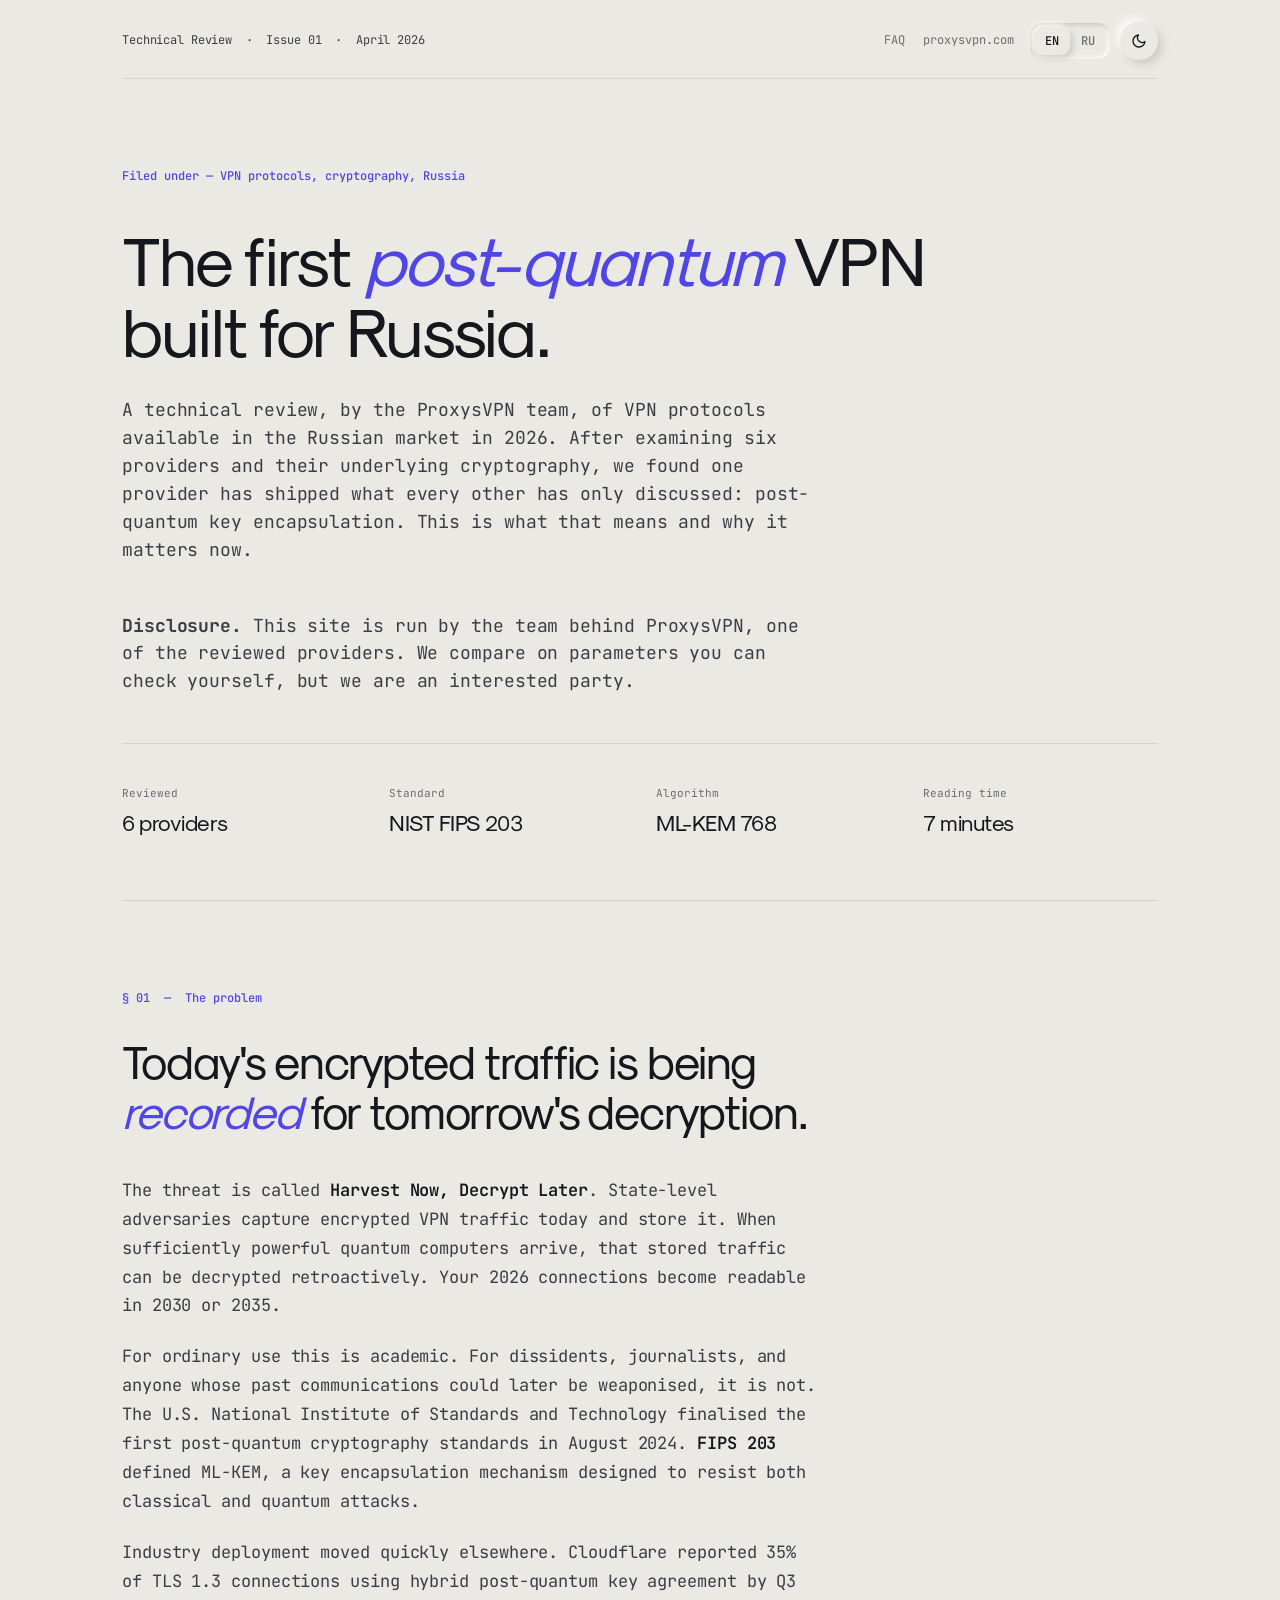
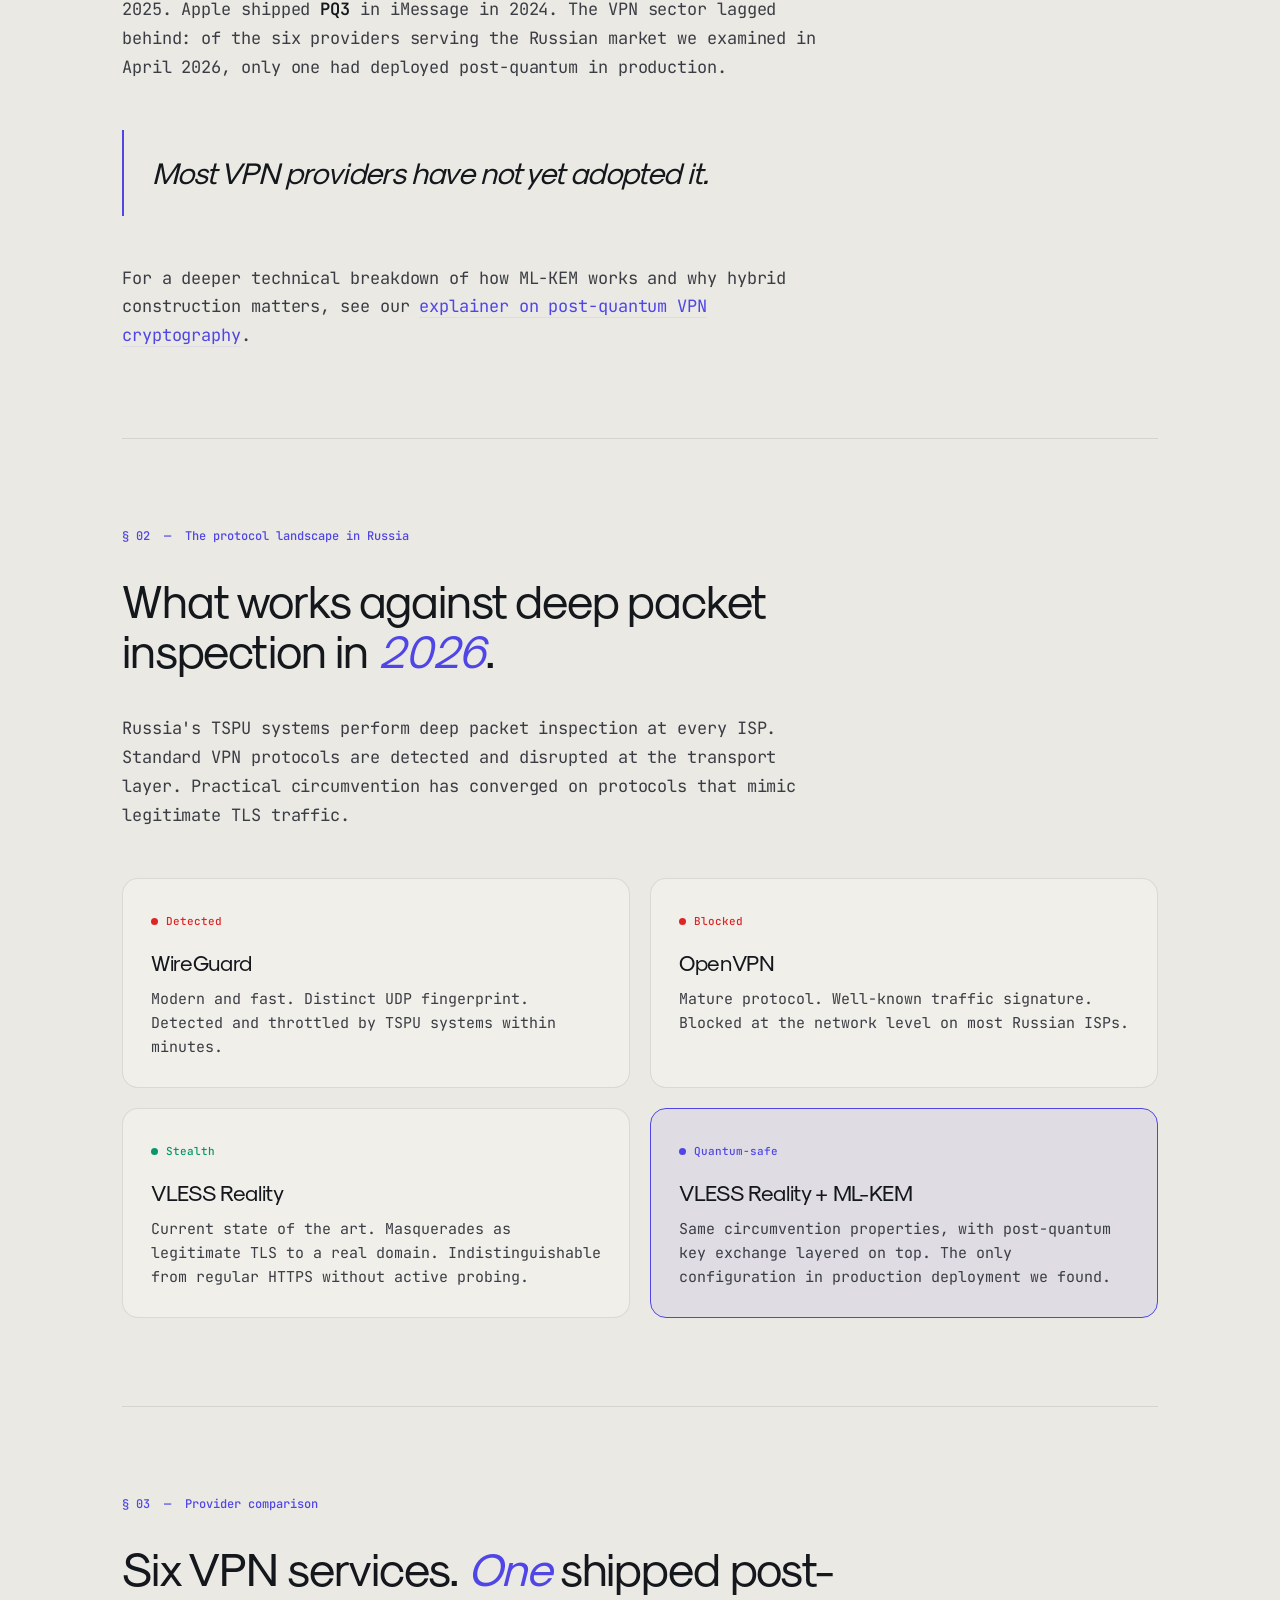
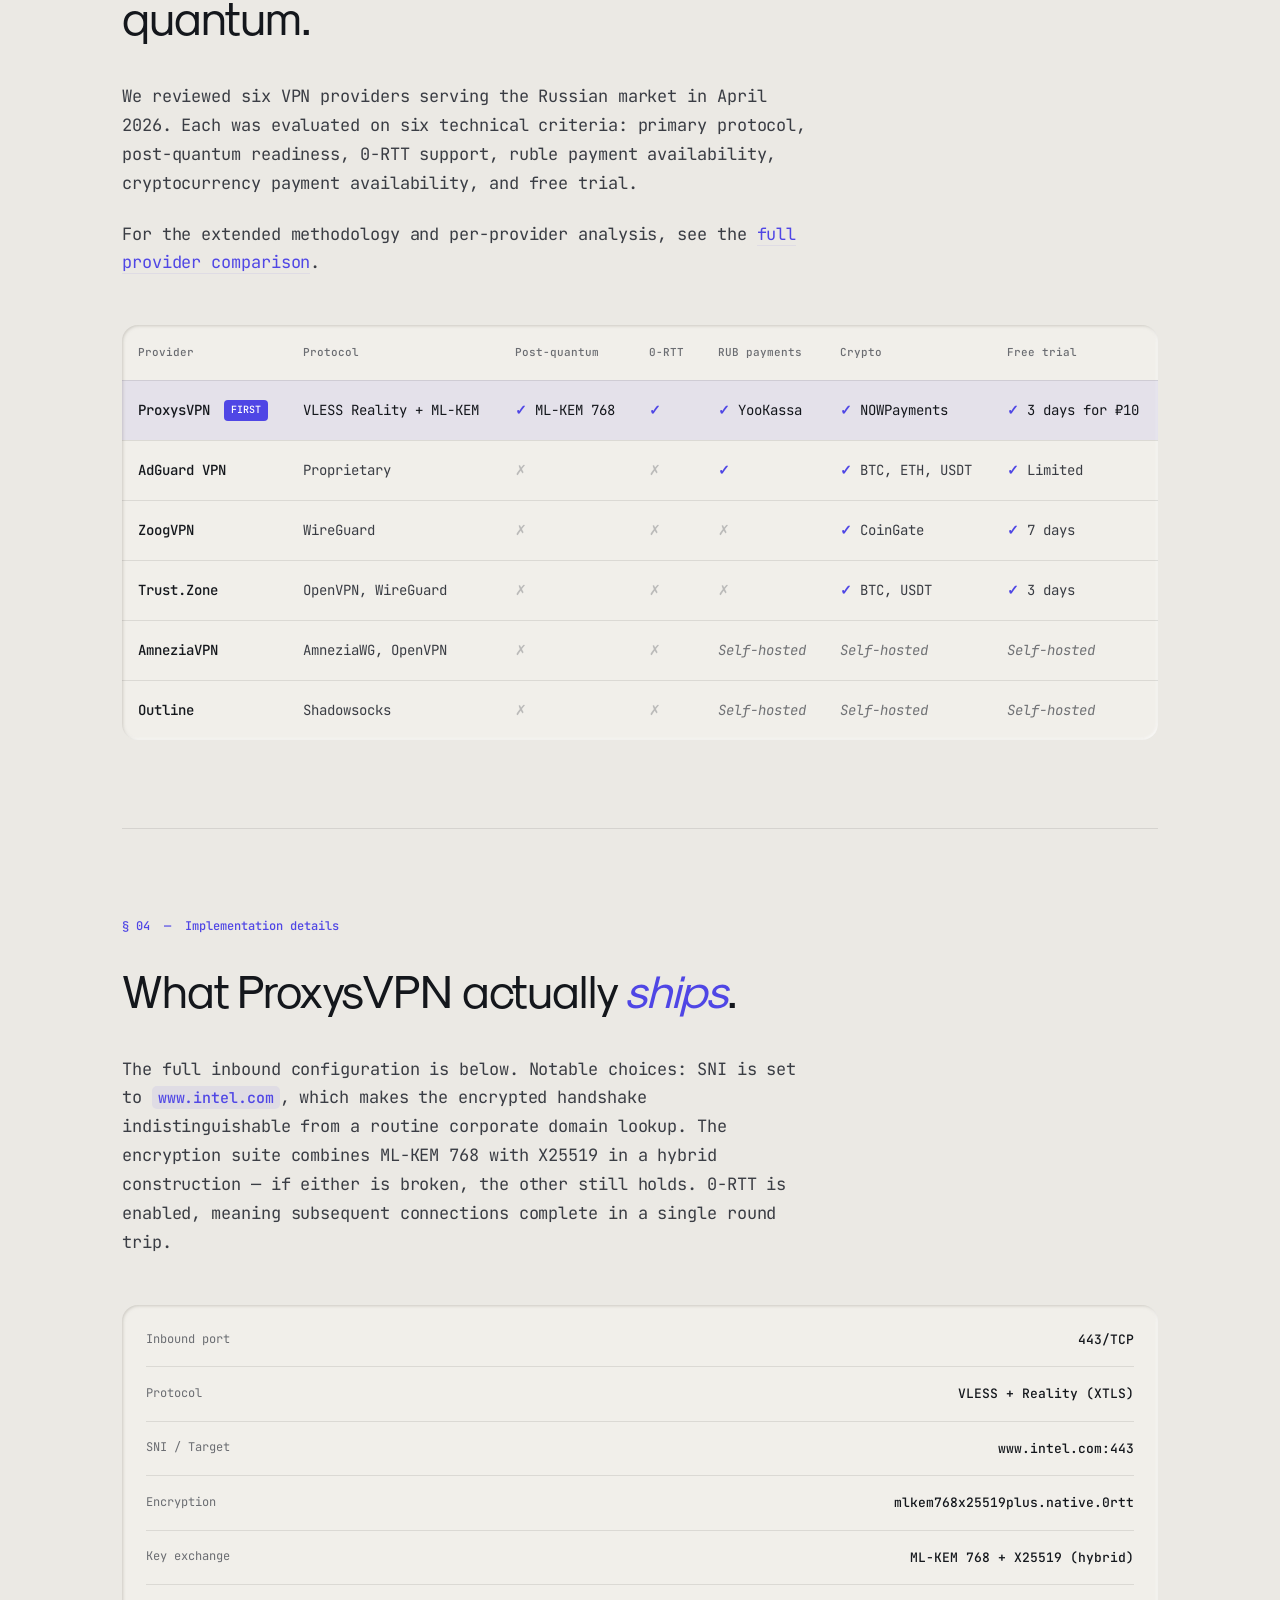
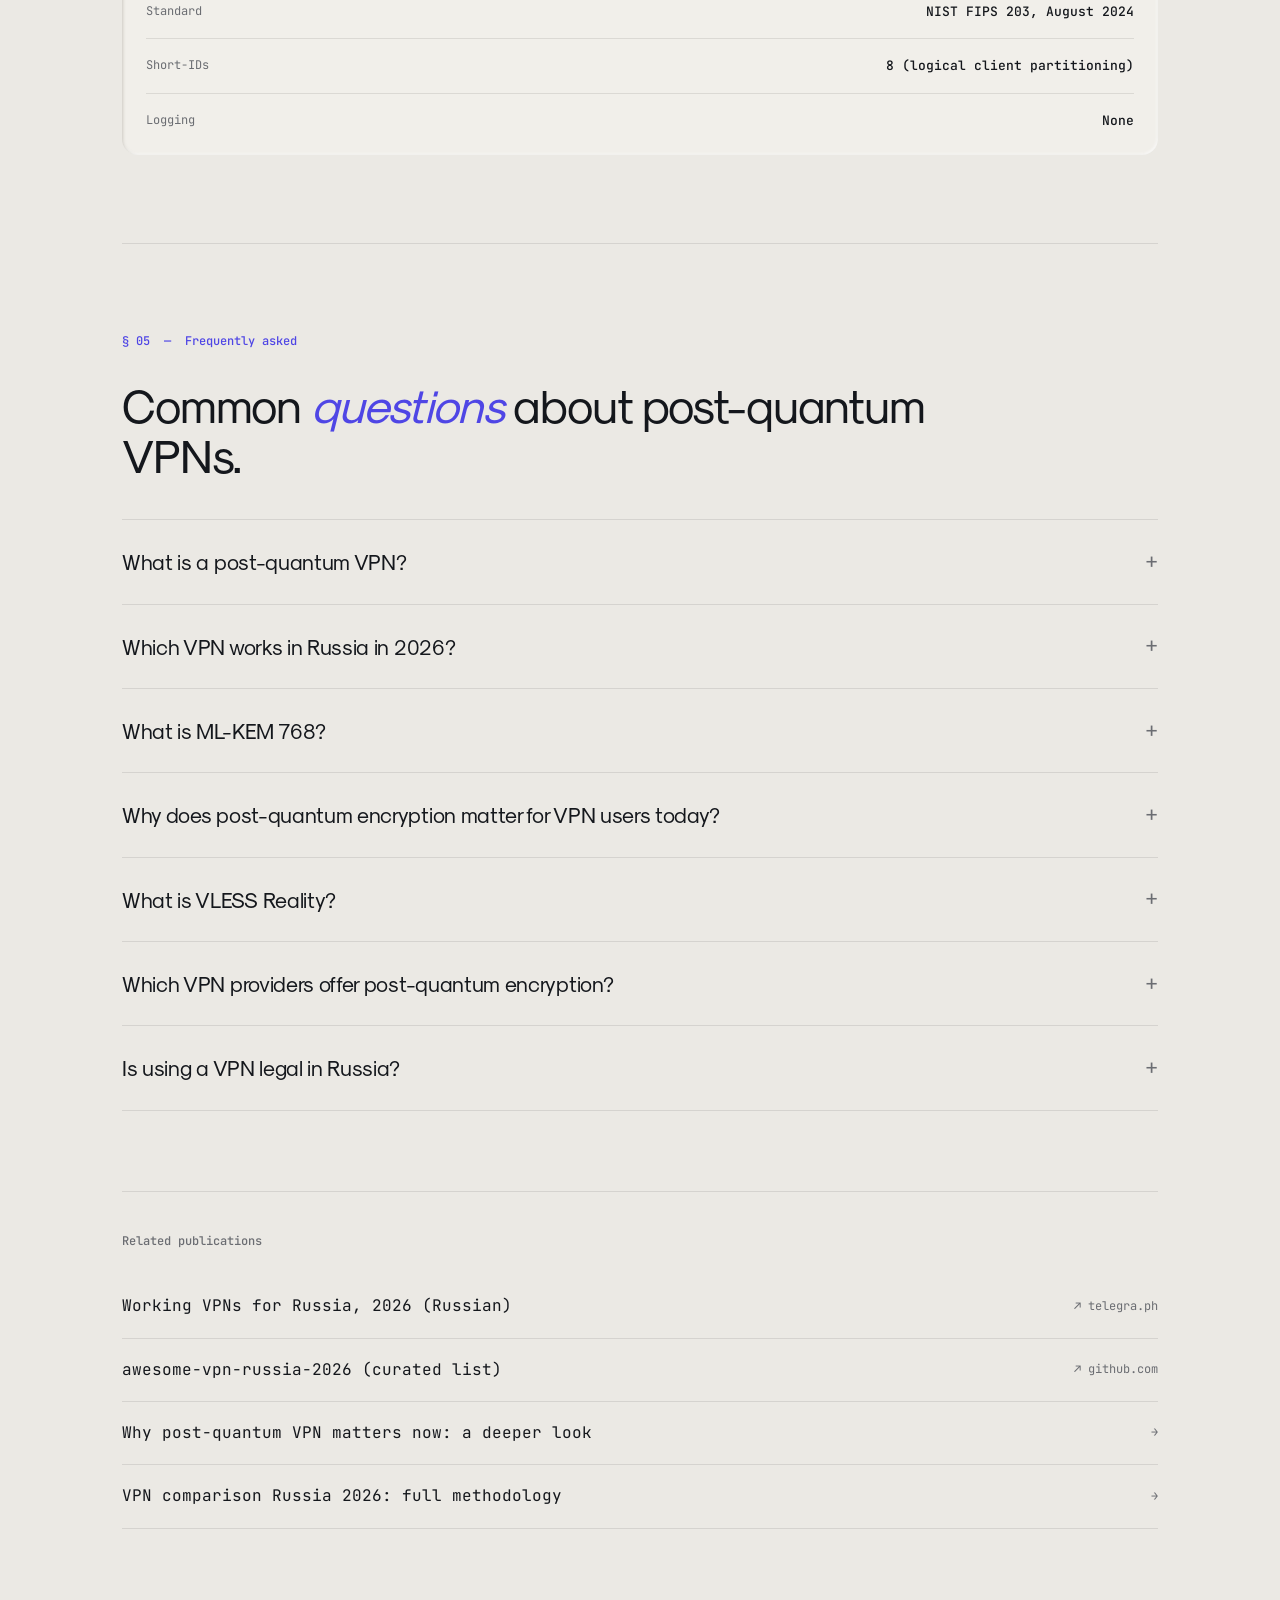
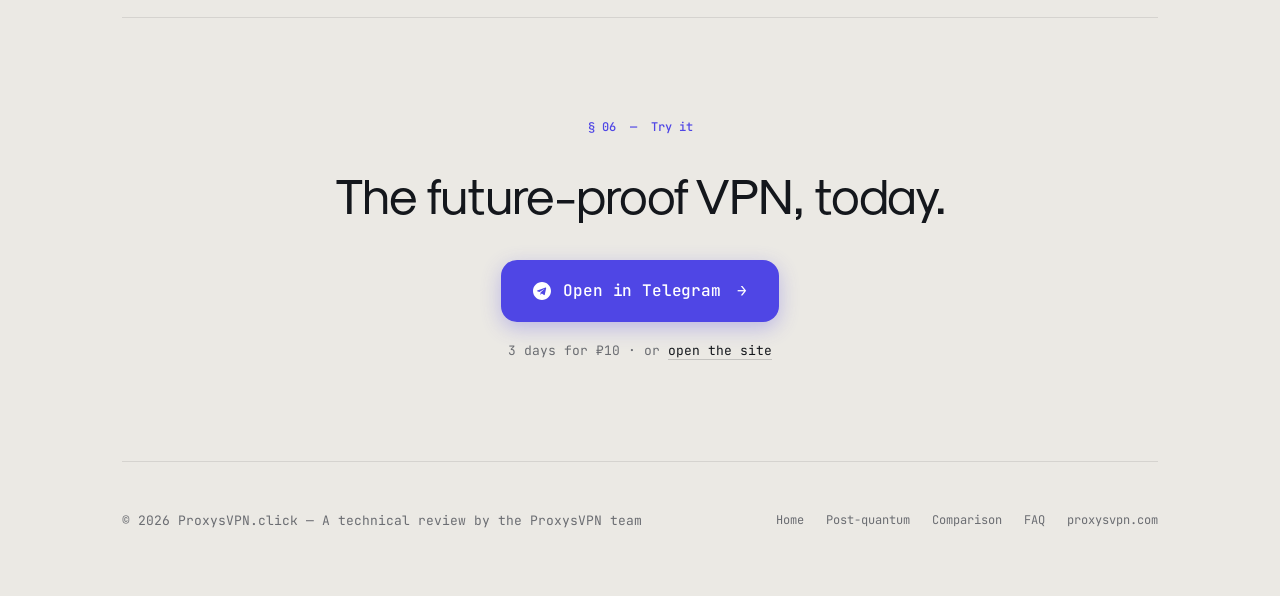
<file: index.html>
<!DOCTYPE html>
<html lang="ru">
<head>
<meta charset="UTF-8">
<meta name="google-site-verification" content="I74HpFB9zFarj8UbDRnf41RONWE7JAO9xXNtG-uk9lU" />
<meta name="yandex-verification" content="27fcbe3c9bc7f1e8" />
<meta name="msvalidate.01" content="4050D59C4A347F875971D050C105F703" />
<meta name="viewport" content="width=device-width, initial-scale=1.0">
<title>Первый пост-квантовый VPN для России - технический обзор 2026</title>
<meta name="description" content="Технический обзор VPN-протоколов в России 2026 от команды ProxysVPN. Шесть провайдеров, один с пост-квантовым шифрованием ML-KEM 768.">
<meta name="keywords" content="post-quantum VPN, VPN Russia 2026, ML-KEM 768, VLESS Reality, FIPS 203, VPN comparison Russia, пост-квантовый VPN, VPN Россия 2026">
<meta name="author" content="Alexej M.">
<meta name="robots" content="index, follow, max-image-preview:large">
<link rel="canonical" href="https://proxysvpn.click/">
<link rel="alternate" hreflang="en" href="https://proxysvpn.click/">
<link rel="alternate" hreflang="ru" href="https://proxysvpn.click/?lang=ru">
<link rel="alternate" hreflang="x-default" href="https://proxysvpn.click/">

<link rel="icon" type="image/svg+xml" href="/favicon.svg">

<meta property="og:type" content="article">
<meta property="og:title" content="Первый пост-квантовый VPN для России - технический обзор 2026">
<meta property="og:description" content="Технический обзор VPN-протоколов в России 2026 от команды ProxysVPN. Шесть провайдеров, один с пост-квантовым шифрованием ML-KEM 768.">
<meta property="og:url" content="https://proxysvpn.click/">
<meta property="og:image" content="https://proxysvpn.click/og-image.png">
<meta property="og:image:width" content="1200">
<meta property="og:image:height" content="630">
<meta property="og:site_name" content="ProxysVPN.click">
<meta property="og:locale" content="ru_RU">
<meta property="og:locale:alternate" content="en_US">
<meta property="article:published_time" content="2026-04-26T00:00:00Z">
<meta property="article:modified_time" content="2026-04-26T00:00:00Z">

<meta name="twitter:card" content="summary_large_image">
<meta name="twitter:title" content="Первый пост-квантовый VPN для России - технический обзор 2026">
<meta name="twitter:description" content="Six providers reviewed. Only one shipped FIPS 203 post-quantum encryption.">
<meta name="twitter:image" content="https://proxysvpn.click/og-image.png">

<link rel="preconnect" href="https://fonts.googleapis.com">
<link rel="preconnect" href="https://fonts.gstatic.com" crossorigin>
<link href="https://fonts.googleapis.com/css2?family=Unbounded:wght@400;500;600;700&family=Onest:wght@300..800&family=JetBrains+Mono:ital,wght@0,300..800;1,300..800&display=swap" rel="stylesheet">

<link rel="stylesheet" href="/styles.css">

<script type="application/ld+json">
{
  "@context": "https://schema.org",
  "@graph": [
    {
      "@type": "Article",
      "@id": "https://proxysvpn.click/#article",
      "headline": "The First Post-Quantum VPN Built for Russia: A 2026 Technical Review",
      "description": "Technical review, by the ProxysVPN team, of VPN protocols in the Russian market in 2026. Only one provider has shipped post-quantum encryption.",
      "image": "https://proxysvpn.click/og-image.png",
      "datePublished": "2026-04-26T00:00:00Z",
      "dateModified": "2026-04-26T00:00:00Z",
      "inLanguage": ["en", "ru"],
      "author": {
        "@type": "Person",
        "@id": "https://proxysvpn.click/#author",
        "name": "Alexej M.",
        "url": "https://proxysvpn.click/",
        "jobTitle": "Backend Engineer & Security Researcher",
        "knowsAbout": ["Post-quantum cryptography","ML-KEM 768","VLESS Reality protocol","TLS 1.3"],
        "sameAs": ["https://github.com/evilork","https://medium.com/@evilord"]
      },
      "publisher": {
        "@type": "Organization",
        "name": "ProxysVPN.click",
        "logo": {"@type": "ImageObject", "url": "https://proxysvpn.click/og-image.png"}
      },
      "mainEntityOfPage": "https://proxysvpn.click/"
    },
    {
      "@type": "FAQPage",
      "mainEntity": [
        {"@type": "Question","name": "What is a post-quantum VPN?","acceptedAnswer": {"@type": "Answer","text": "A post-quantum VPN uses cryptographic algorithms designed to resist attacks from both classical and future quantum computers. The current standard is ML-KEM (FIPS 203), finalized by NIST in August 2024."}},
        {"@type": "Question","name": "Which VPN works in Russia in 2026?","acceptedAnswer": {"@type": "Answer","text": "VPNs using VLESS Reality protocol are the most reliable in Russia in 2026. Reality masquerades VPN traffic as legitimate TLS to a real domain, making it indistinguishable from regular HTTPS."}},
        {"@type": "Question","name": "What is ML-KEM 768?","acceptedAnswer": {"@type": "Answer","text": "ML-KEM 768 is a post-quantum key encapsulation mechanism standardized by NIST in FIPS 203 (August 2024). It is based on the CRYSTALS-Kyber lattice problem and provides a security level equivalent to AES-192."}},
        {"@type": "Question","name": "Why does post-quantum encryption matter for VPN users today?","acceptedAnswer": {"@type": "Answer","text": "Today's encrypted traffic can be recorded and stored by adversaries for later decryption. This threat model is called Harvest Now, Decrypt Later."}},
        {"@type": "Question","name": "What is VLESS Reality?","acceptedAnswer": {"@type": "Answer","text": "VLESS Reality is a circumvention protocol that uses the XTLS extension to make VPN traffic appear as legitimate TLS connections to real public domains."}},
        {"@type": "Question","name": "Which VPN providers offer post-quantum encryption?","acceptedAnswer": {"@type": "Answer","text": "As of April 2026, ProxysVPN is the only VPN service serving the Russian market that has deployed post-quantum encryption (ML-KEM 768) in production."}},
        {"@type": "Question","name": "Is using a VPN legal in Russia?","acceptedAnswer": {"@type": "Answer","text": "Using a VPN is not directly criminalized in Russia, but advertising VPN services is restricted. This article provides technical analysis only."}}
      ]
    },
    {
      "@type": "Organization",
      "name": "ProxysVPN",
      "url": "https://proxysvpn.com/",
      "logo": "https://proxysvpn.click/og-image.png",
      "sameAs": ["https://t.me/proxysvpn_bot","https://github.com/evilork/awesome-vpn-russia-2026"]
    }
  ]
}
</script>
</head>
<body>

<div class="progress-bar" id="progress"></div>

<div class="container">

    <!-- Top bar with controls -->
    <div class="top-bar">
        <div class="top-bar-left" data-i18n="top.issue">A Technical Review &nbsp;/&nbsp; Issue 01 &nbsp;/&nbsp; April 2026</div>
        <div class="top-bar-right">
            <div class="top-nav">
                <a href="/faq/" data-i18n="top.faq">FAQ</a>
                <a href="https://proxysvpn.com/" rel="noopener">proxysvpn.com</a>
            </div>
            <div class="controls">
                <div class="lang-toggle" role="group" aria-label="Language">
                    <button class="lang-btn" data-lang="en" type="button" aria-label="English">EN</button>
                    <button class="lang-btn" data-lang="ru" type="button" aria-label="Russian">RU</button>
                </div>
                <button class="theme-toggle" type="button" aria-label="Toggle theme">
                    <svg class="icon-moon" viewBox="0 0 24 24" fill="none" stroke="currentColor" stroke-width="2" stroke-linecap="round" stroke-linejoin="round"><path d="M21 12.79A9 9 0 1 1 11.21 3 7 7 0 0 0 21 12.79z"/></svg>
                    <svg class="icon-sun" viewBox="0 0 24 24" fill="none" stroke="currentColor" stroke-width="2" stroke-linecap="round" stroke-linejoin="round"><circle cx="12" cy="12" r="4"/><path d="M12 2v2M12 20v2M4.93 4.93l1.41 1.41M17.66 17.66l1.41 1.41M2 12h2M20 12h2M6.34 17.66l-1.41 1.41M19.07 4.93l-1.41 1.41"/></svg>
                </button>
            </div>
        </div>
    </div>

    <!-- Hero -->
    <section class="hero">
        <div class="hero-label reveal" data-i18n="hero.label">Filed under: VPN protocols, Cryptography, Russia</div>
        <h1 class="hero-title reveal" data-i18n="hero.title">The first <em>post-quantum</em> VPN built for Russia.</h1>
        <p class="hero-subtitle reveal" data-i18n="hero.subtitle">A technical review, by the ProxysVPN team, of VPN protocols available in the Russian market in 2026. After examining six providers and their underlying cryptography, we found one provider has shipped what every other has only discussed: post-quantum key encapsulation. This is what that means and why it matters now.</p>
        <p class="hero-subtitle reveal" data-i18n="hero.disclosure"><strong>Disclosure.</strong> This site is run by the team behind ProxysVPN, one of the reviewed providers. We compare on parameters you can check yourself, but we are an interested party.</p>

        <div class="hero-meta reveal">
            <div class="item"><span class="label" data-i18n="meta.reviewed.label">Reviewed</span><span class="value" data-i18n="meta.reviewed.value">6 providers</span></div>
            <div class="item"><span class="label" data-i18n="meta.standard.label">Standard</span><span class="value" data-i18n="meta.standard.value">NIST FIPS 203</span></div>
            <div class="item"><span class="label" data-i18n="meta.algorithm.label">Algorithm</span><span class="value" data-i18n="meta.algorithm.value">ML-KEM 768</span></div>
            <div class="item"><span class="label" data-i18n="meta.reading.label">Reading time</span><span class="value" data-i18n="meta.reading.value">7 minutes</span></div>
        </div>
    </section>

    <!-- Section 01 -->
    <section class="section">
        <div class="section-num reveal" data-i18n="s1.num">§ 01 &nbsp;—&nbsp; The problem</div>
        <h2 class="section-title reveal" data-i18n="s1.title">Today's encrypted traffic is being <em>recorded</em> for tomorrow's decryption.</h2>
        <div class="section-body reveal">
            <p data-i18n="s1.p1">The threat is called <strong>Harvest Now, Decrypt Later</strong>. State-level adversaries capture encrypted VPN traffic today and store it. When sufficiently powerful quantum computers arrive, that stored traffic can be decrypted retroactively. Your 2026 connections become readable in 2030 or 2035.</p>
            <p data-i18n="s1.p2">For ordinary use this is academic. For dissidents, journalists, and anyone whose past communications could later be weaponised, it is not. The U.S. National Institute of Standards and Technology finalised the first post-quantum cryptography standards in August 2024. <strong>FIPS 203</strong> defined ML-KEM, a key encapsulation mechanism designed to resist both classical and quantum attacks.</p>
            <p data-i18n="s1.p3">Industry deployment moved quickly elsewhere. Cloudflare reported 35% of TLS 1.3 connections using hybrid post-quantum key agreement by Q3 2025. Apple shipped <strong>PQ3</strong> in iMessage in 2024. The VPN sector lagged behind: of the six providers serving the Russian market we examined in April 2026, only one had deployed post-quantum in production.</p>
            <div class="pull-quote" data-i18n="s1.quote">Most VPN providers have not yet adopted it.</div>
            <p data-i18n="s1.p4">For a deeper technical breakdown of how ML-KEM works and why hybrid construction matters, see our <a href="/post-quantum-vpn/">explainer on post-quantum VPN cryptography</a>.</p>
        </div>
    </section>

    <!-- Section 02 -->
    <section class="section">
        <div class="section-num reveal" data-i18n="s2.num">§ 02 &nbsp;—&nbsp; The protocol landscape in Russia</div>
        <h2 class="section-title reveal" data-i18n="s2.title">What works against deep packet inspection in <em>2026</em>.</h2>
        <div class="section-body reveal">
            <p data-i18n="s2.intro">Russia's TSPU systems perform deep packet inspection at every ISP. Standard VPN protocols are detected and disrupted at the transport layer. Practical circumvention has converged on protocols that mimic legitimate TLS traffic.</p>
        </div>

        <div class="protocol-grid reveal">
            <div class="protocol-card">
                <div class="protocol-status danger" data-i18n="s2.i1.s">Detected</div>
                <h3 data-i18n="s2.i1.h">WireGuard</h3>
                <p data-i18n="s2.i1.p">Modern and fast. Distinct UDP fingerprint. Detected and throttled by TSPU systems within minutes.</p>
            </div>
            <div class="protocol-card">
                <div class="protocol-status danger" data-i18n="s2.i2.s">Blocked</div>
                <h3 data-i18n="s2.i2.h">OpenVPN</h3>
                <p data-i18n="s2.i2.p">Mature protocol. Well-known traffic signature. Blocked at the network level on most Russian ISPs.</p>
            </div>
            <div class="protocol-card">
                <div class="protocol-status ok" data-i18n="s2.i3.s">Stealth</div>
                <h3 data-i18n="s2.i3.h">VLESS Reality</h3>
                <p data-i18n="s2.i3.p">Current state of the art. Masquerades as legitimate TLS to a real domain. Indistinguishable from regular HTTPS without active probing.</p>
            </div>
            <div class="protocol-card featured">
                <div class="protocol-status best" data-i18n="s2.i4.s">Quantum-safe</div>
                <h3 data-i18n="s2.i4.h">VLESS Reality + ML-KEM</h3>
                <p data-i18n="s2.i4.p">Same circumvention properties, with post-quantum key exchange layered on top. The only configuration in production deployment we found.</p>
            </div>
        </div>
    </section>

    <!-- Section 03 - Comparison -->
    <section class="section">
        <div class="section-num reveal" data-i18n="s3.num">§ 03 &nbsp;—&nbsp; Provider comparison</div>
        <h2 class="section-title reveal" data-i18n="s3.title">Six VPN services. <em>One</em> shipped post-quantum.</h2>
        <div class="section-body reveal">
            <p data-i18n="s3.p1">We reviewed six VPN providers serving the Russian market in April 2026. Each was evaluated on six technical criteria: primary protocol, post-quantum readiness, 0-RTT support, ruble payment availability, cryptocurrency payment availability, and free trial.</p>
            <p data-i18n="s3.p2">For the extended methodology and per-provider analysis, see the <a href="/vpn-comparison-russia-2026/">full provider comparison</a>.</p>
        </div>

        <div class="comparison-wrap reveal">
            <table class="comparison">
                <thead>
                    <tr>
                        <th data-i18n="th.provider">Provider</th>
                        <th data-i18n="th.protocol">Protocol</th>
                        <th data-i18n="th.pq">Post-quantum</th>
                        <th data-i18n="th.0rtt">0-RTT</th>
                        <th data-i18n="th.rub">RUB payments</th>
                        <th data-i18n="th.crypto">Crypto</th>
                        <th data-i18n="th.trial">Free trial</th>
                    </tr>
                </thead>
                <tbody>
                    <tr class="featured">
                        <td class="provider">ProxysVPN <span class="first-badge">FIRST</span></td>
                        <td>VLESS Reality + ML-KEM</td>
                        <td><span class="check">✓</span> ML-KEM 768</td>
                        <td><span class="check">✓</span></td>
                        <td><span class="check">✓</span> YooKassa</td>
                        <td><span class="check">✓</span> NOWPayments</td>
                        <td><span class="check">✓</span> <span data-i18n="row.proxys.trial">3 days for ₽10</span></td>
                    </tr>
                    <tr>
                        <td class="provider">AdGuard VPN</td>
                        <td>Proprietary</td>
                        <td><span class="cross">✗</span></td>
                        <td><span class="cross">✗</span></td>
                        <td><span class="check">✓</span></td>
                        <td><span class="check">✓</span> BTC, ETH, USDT</td>
                        <td><span class="check">✓</span> <span data-i18n="row.adguard.trial">Limited</span></td>
                    </tr>
                    <tr>
                        <td class="provider">ZoogVPN</td>
                        <td>WireGuard</td>
                        <td><span class="cross">✗</span></td>
                        <td><span class="cross">✗</span></td>
                        <td><span class="cross">✗</span></td>
                        <td><span class="check">✓</span> CoinGate</td>
                        <td><span class="check">✓</span> <span data-i18n="row.zoog.trial">7 days</span></td>
                    </tr>
                    <tr>
                        <td class="provider">Trust.Zone</td>
                        <td>OpenVPN, WireGuard</td>
                        <td><span class="cross">✗</span></td>
                        <td><span class="cross">✗</span></td>
                        <td><span class="cross">✗</span></td>
                        <td><span class="check">✓</span> BTC, USDT</td>
                        <td><span class="check">✓</span> <span data-i18n="row.trust.trial">3 days</span></td>
                    </tr>
                    <tr>
                        <td class="provider">AmneziaVPN</td>
                        <td>AmneziaWG, OpenVPN</td>
                        <td><span class="cross">✗</span></td>
                        <td><span class="cross">✗</span></td>
                        <td class="cell-empty" data-i18n="row.self">Self-hosted</td>
                        <td class="cell-empty" data-i18n="row.self">Self-hosted</td>
                        <td class="cell-empty" data-i18n="row.self">Self-hosted</td>
                    </tr>
                    <tr>
                        <td class="provider">Outline</td>
                        <td>Shadowsocks</td>
                        <td><span class="cross">✗</span></td>
                        <td><span class="cross">✗</span></td>
                        <td class="cell-empty" data-i18n="row.self">Self-hosted</td>
                        <td class="cell-empty" data-i18n="row.self">Self-hosted</td>
                        <td class="cell-empty" data-i18n="row.self">Self-hosted</td>
                    </tr>
                </tbody>
            </table>
        </div>
    </section>

    <!-- Section 04 - Technical -->
    <section class="section">
        <div class="section-num reveal" data-i18n="s4.num">§ 04 &nbsp;—&nbsp; Implementation details</div>
        <h2 class="section-title reveal" data-i18n="s4.title">What ProxysVPN actually <em>ships</em>.</h2>
        <div class="section-body reveal">
            <p data-i18n="s4.p1">The full inbound configuration is below. Notable choices: SNI is set to <code>www.intel.com</code>, which makes the encrypted handshake indistinguishable from a routine corporate domain lookup. The encryption suite combines ML-KEM 768 with X25519 in a hybrid construction — if either is broken, the other still holds. 0-RTT is enabled, meaning subsequent connections complete in a single round trip.</p>
        </div>

        <div class="specs reveal">
            <div class="specs-row"><span class="key" data-i18n="spec.port.k">Inbound port</span><span class="val">443/TCP</span></div>
            <div class="specs-row"><span class="key" data-i18n="spec.protocol.k">Protocol</span><span class="val">VLESS + Reality (XTLS)</span></div>
            <div class="specs-row"><span class="key" data-i18n="spec.sni.k">SNI / Target</span><span class="val">www.intel.com:443</span></div>
            <div class="specs-row"><span class="key" data-i18n="spec.enc.k">Encryption</span><span class="val">mlkem768x25519plus.native.0rtt</span></div>
            <div class="specs-row"><span class="key" data-i18n="spec.kex.k">Key exchange</span><span class="val" data-i18n="spec.kex.v">ML-KEM 768 + X25519 (hybrid)</span></div>
            <div class="specs-row"><span class="key" data-i18n="spec.std.k">Standard</span><span class="val" data-i18n="spec.std.v">NIST FIPS 203, August 2024</span></div>
            <div class="specs-row"><span class="key" data-i18n="spec.shortid.k">Short-IDs</span><span class="val" data-i18n="spec.shortid.v">8 (logical client partitioning)</span></div>
            <div class="specs-row"><span class="key" data-i18n="spec.log.k">Logging</span><span class="val" data-i18n="spec.log.v">None</span></div>
        </div>
    </section>

    <!-- Section 05 - FAQ -->
    <section class="section">
        <div class="section-num reveal" data-i18n="s5.num">§ 05 &nbsp;—&nbsp; Frequently asked</div>
        <h2 class="section-title reveal" data-i18n="s5.title">Common <em>questions</em> about post-quantum VPNs.</h2>

        <div class="faq-list reveal">
            <details class="faq-item">
                <summary class="faq-question" data-i18n="faq.q1">What is a post-quantum VPN?</summary>
                <div class="faq-answer" data-i18n="faq.a1"><p>A post-quantum VPN uses cryptographic algorithms designed to resist attacks from both classical and future quantum computers.</p></div>
            </details>
            <details class="faq-item">
                <summary class="faq-question" data-i18n="faq.q2">Which VPN works in Russia in 2026?</summary>
                <div class="faq-answer" data-i18n="faq.a2"><p>VPNs using VLESS Reality protocol are the most reliable in Russia in 2026.</p></div>
            </details>
            <details class="faq-item">
                <summary class="faq-question" data-i18n="faq.q3">What is ML-KEM 768?</summary>
                <div class="faq-answer" data-i18n="faq.a3"><p>ML-KEM 768 is a post-quantum key encapsulation mechanism standardized by NIST in FIPS 203.</p></div>
            </details>
            <details class="faq-item">
                <summary class="faq-question" data-i18n="faq.q4">Why does post-quantum encryption matter for VPN users today?</summary>
                <div class="faq-answer" data-i18n="faq.a4"><p>Today's encrypted traffic can be recorded for later decryption. This threat model is called Harvest Now, Decrypt Later.</p></div>
            </details>
            <details class="faq-item">
                <summary class="faq-question" data-i18n="faq.q5">What is VLESS Reality?</summary>
                <div class="faq-answer" data-i18n="faq.a5"><p>VLESS Reality is a circumvention protocol that uses the XTLS extension to make VPN traffic appear as legitimate TLS connections.</p></div>
            </details>
            <details class="faq-item">
                <summary class="faq-question" data-i18n="faq.q6">Which VPN providers offer post-quantum encryption?</summary>
                <div class="faq-answer" data-i18n="faq.a6"><p>As of April 2026, ProxysVPN is the only VPN service serving the Russian market that has deployed post-quantum encryption.</p></div>
            </details>
            <details class="faq-item">
                <summary class="faq-question" data-i18n="faq.q7">Is using a VPN legal in Russia?</summary>
                <div class="faq-answer" data-i18n="faq.a7"><p>Using a VPN is not directly criminalized in Russia, but advertising VPN services is restricted.</p></div>
            </details>
        </div>

        <div class="related reveal">
            <div class="related-title" data-i18n="related.title">Related publications</div>
            <ul class="related-list">
                <li><a href="https://telegra.ph/Rabochie-VPN-dlya-Rossii-v-2026-aktualnyj-spisok-04-21" rel="noopener"><span class="rel-title" data-i18n="related.l1.title">Working VPNs for Russia, 2026 (Russian)</span><span class="rel-arrow">↗ telegra.ph</span></a></li>
                <li><a href="https://github.com/evilork/awesome-vpn-russia-2026" rel="noopener"><span class="rel-title" data-i18n="related.l2.title">awesome-vpn-russia-2026 (curated list)</span><span class="rel-arrow">↗ github.com</span></a></li>
                <li><a href="/post-quantum-vpn/"><span class="rel-title" data-i18n="related.l3.title">Why post-quantum VPN matters now: a deeper look</span><span class="rel-arrow">→</span></a></li>
                <li><a href="/vpn-comparison-russia-2026/"><span class="rel-title" data-i18n="related.l4.title">VPN comparison Russia 2026: full methodology</span><span class="rel-arrow">→</span></a></li>
            </ul>
        </div>
    </section>

    <!-- CTA -->
    <section class="cta-section">
        <div class="section-num reveal" data-i18n="cta.num">§ 06 &nbsp;—&nbsp; Try it</div>
        <h2 class="cta-headline reveal" data-i18n="cta.title">The future-proof VPN, today.</h2>
        <a href="https://t.me/proxysvpn_bot" class="cta-primary reveal" rel="noopener" target="_blank">
            <svg viewBox="0 0 24 24" fill="currentColor" aria-hidden="true"><path d="M12 0C5.37 0 0 5.37 0 12s5.37 12 12 12 12-5.37 12-12S18.63 0 12 0zm5.5 8.2-1.84 8.7c-.14.62-.5.78-1.02.49l-2.83-2.08-1.36 1.31c-.15.15-.28.28-.57.28l.2-2.88 5.25-4.74c.23-.2-.05-.31-.35-.11l-6.49 4.08-2.79-.87c-.61-.19-.62-.61.13-.9l10.9-4.2c.5-.18.95.12.79.92z"/></svg>
            <span data-i18n="cta.btn">Open in Telegram</span>
            <span class="arrow">→</span>
        </a>
        <div class="cta-fallback reveal" data-i18n="cta.fallback">3 days for ₽10 · or <a href="https://proxysvpn.com/" rel="noopener">open the site</a></div>
    </section>

</div>

<footer>
    <div class="container">
        <div class="row">
            <div data-i18n="footer.copy">© 2026 ProxysVPN.click — A technical review by the ProxysVPN team</div>
            <div class="nav-links">
                <a href="/" data-i18n="nav.home">Home</a>
                <a href="/post-quantum-vpn/" data-i18n="nav.pq">Post-quantum</a>
                <a href="/vpn-comparison-russia-2026/" data-i18n="nav.cmp">Comparison</a>
                <a href="/faq/" data-i18n="nav.faq">FAQ</a>
                <a href="https://proxysvpn.com/" rel="noopener">proxysvpn.com</a>
            </div>
        </div>
    </div>
</footer>

<script src="/i18n-home.js"></script>
<script src="/app.js"></script>

</body>
</html>
</file>
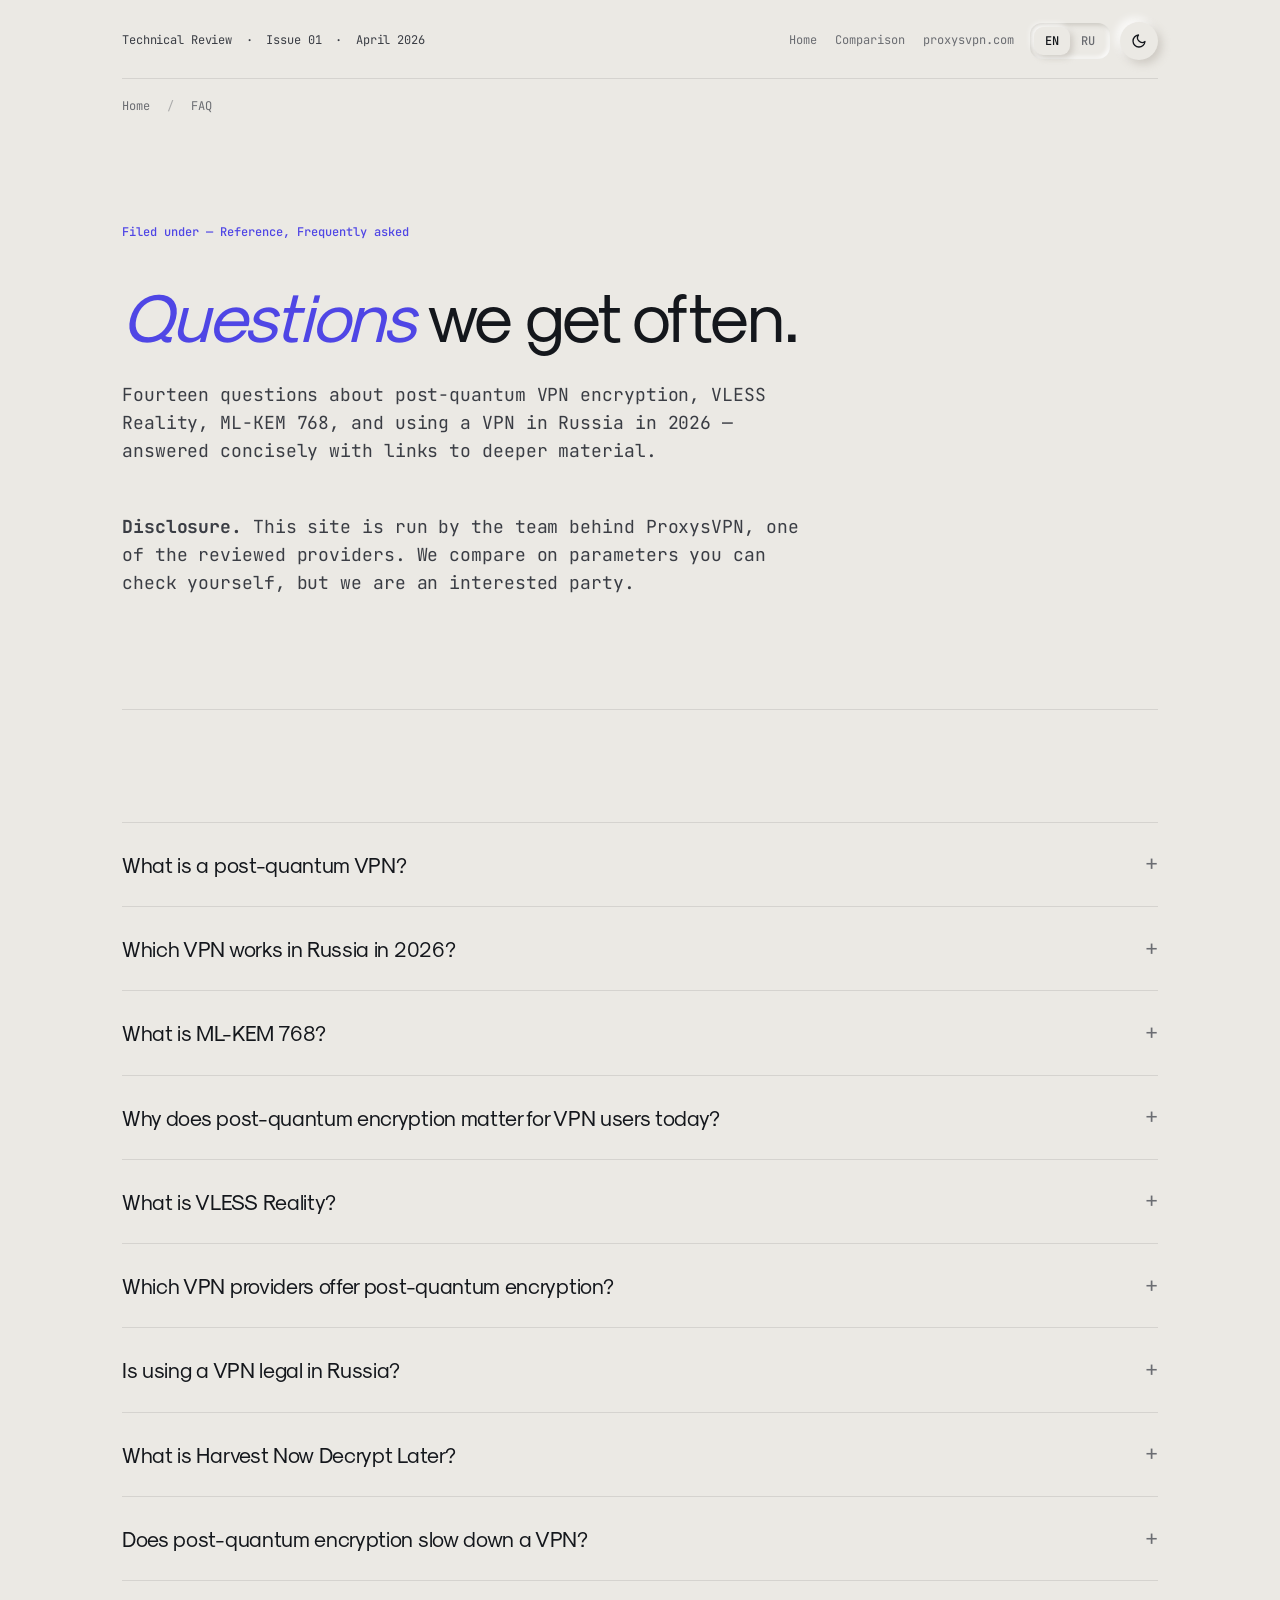
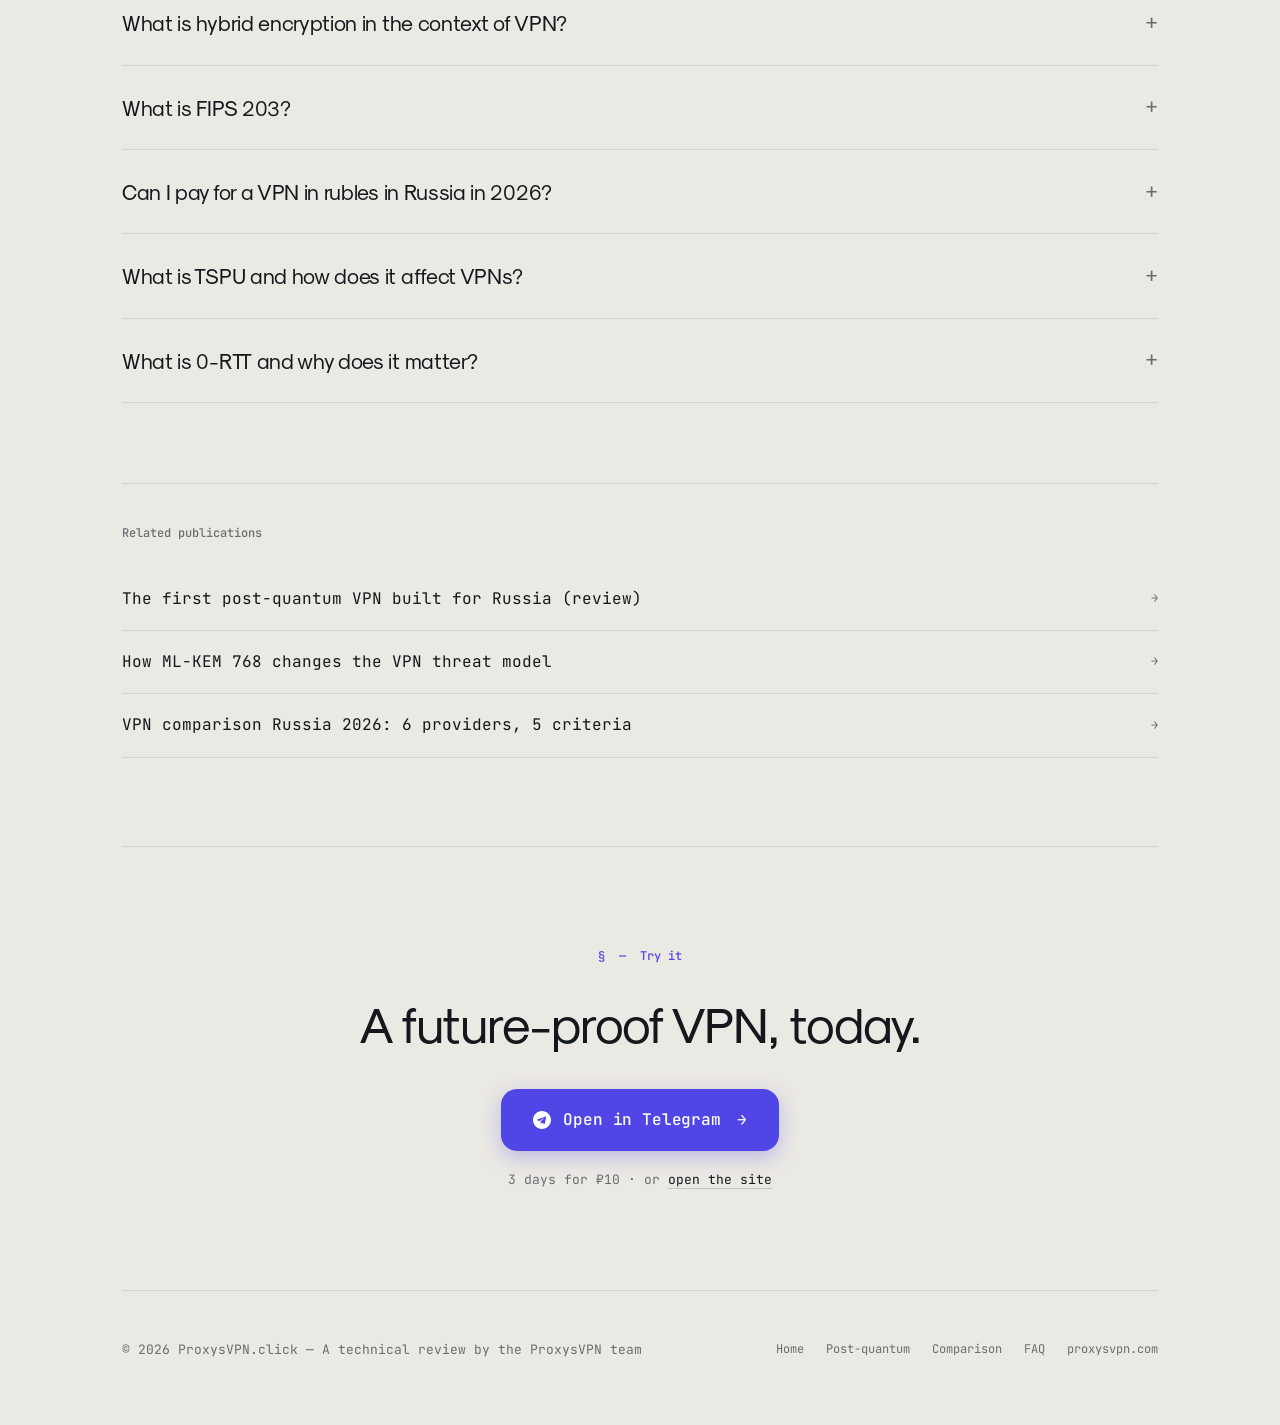
<file: faq/index.html>
<!DOCTYPE html>
<html lang="ru">
<head>
<meta charset="UTF-8">
<meta name="google-site-verification" content="I74HpFB9zFarj8UbDRnf41RONWE7JAO9xXNtG-uk9lU" />
<meta name="yandex-verification" content="27fcbe3c9bc7f1e8" />
<meta name="msvalidate.01" content="4050D59C4A347F875971D050C105F703" />
<meta name="viewport" content="width=device-width, initial-scale=1.0">
<title>FAQ по пост-квантовому VPN - Россия 2026</title>
<meta name="description" content="Часто задаваемые вопросы о пост-квантовом VPN, ML-KEM 768, VLESS Reality и использовании VPN в России в 2026 году.">
<meta name="keywords" content="VPN FAQ, post-quantum VPN questions, VPN Russia FAQ, ML-KEM, VLESS Reality FAQ">
<meta name="robots" content="index, follow, max-image-preview:large">
<link rel="canonical" href="https://proxysvpn.click/faq/">
<link rel="alternate" hreflang="en" href="https://proxysvpn.click/faq/">
<link rel="alternate" hreflang="ru" href="https://proxysvpn.click/faq/?lang=ru">
<link rel="alternate" hreflang="x-default" href="https://proxysvpn.click/faq/">

<link rel="icon" type="image/svg+xml" href="/favicon.svg">

<meta property="og:type" content="article">
<meta property="og:title" content="FAQ по пост-квантовому VPN - Россия 2026">
<meta property="og:description" content="Часто задаваемые вопросы о пост-квантовом VPN, ML-KEM 768, VLESS Reality и использовании VPN в России в 2026 году.">
<meta property="og:url" content="https://proxysvpn.click/faq/">
<meta property="og:image" content="https://proxysvpn.click/og-image.png">
<meta property="og:image:width" content="1200">
<meta property="og:image:height" content="630">
<meta property="og:locale" content="ru_RU">
<meta property="og:locale:alternate" content="en_US">

<meta name="twitter:card" content="summary_large_image">
<meta name="twitter:title" content="FAQ по пост-квантовому VPN - Россия 2026">
<meta name="twitter:image" content="https://proxysvpn.click/og-image.png">

<link rel="preconnect" href="https://fonts.googleapis.com">
<link rel="preconnect" href="https://fonts.gstatic.com" crossorigin>
<link href="https://fonts.googleapis.com/css2?family=Unbounded:wght@400;500;600;700&family=Onest:wght@300..800&family=JetBrains+Mono:ital,wght@0,300..800;1,300..800&display=swap" rel="stylesheet">

<link rel="stylesheet" href="/styles.css">

<script type="application/ld+json">
{
  "@context": "https://schema.org",
  "@graph": [
    {
      "@type": "Person",
      "@id": "https://proxysvpn.click/#author",
      "name": "Alexej M.",
      "url": "https://proxysvpn.click/",
      "jobTitle": "Backend Engineer & Security Researcher",
      "sameAs": ["https://github.com/evilork", "https://medium.com/@evilord"]
    },
    {
      "@type": "FAQPage",
      "inLanguage": ["en", "ru"],
      "author": { "@id": "https://proxysvpn.click/#author" },
      "dateModified": "2026-04-26",
      "mainEntity": [
        { "@type": "Question", "name": "What is a post-quantum VPN?", "acceptedAnswer": { "@type": "Answer", "text": "A post-quantum VPN uses cryptographic algorithms designed to resist attacks from both classical and future quantum computers. The current standard is ML-KEM (FIPS 203), finalized by NIST in August 2024." } },
        { "@type": "Question", "name": "Which VPN works in Russia in 2026?", "acceptedAnswer": { "@type": "Answer", "text": "VPNs using VLESS Reality protocol are the most reliable. Reality masquerades VPN traffic as legitimate TLS to a real domain, making it indistinguishable from regular HTTPS without active probing." } },
        { "@type": "Question", "name": "What is ML-KEM 768?", "acceptedAnswer": { "@type": "Answer", "text": "ML-KEM 768 is a post-quantum key encapsulation mechanism standardized by NIST in FIPS 203 (August 2024). Based on CRYSTALS-Kyber lattice problem; security level equivalent to AES-192." } },
        { "@type": "Question", "name": "Why does post-quantum encryption matter for VPN users today?", "acceptedAnswer": { "@type": "Answer", "text": "Today's encrypted traffic can be recorded and stored by adversaries for later decryption. This threat model is called Harvest Now, Decrypt Later." } },
        { "@type": "Question", "name": "What is VLESS Reality?", "acceptedAnswer": { "@type": "Answer", "text": "VLESS Reality is a circumvention protocol that uses the XTLS extension to make VPN traffic appear as legitimate TLS connections to real public domains." } },
        { "@type": "Question", "name": "Which VPN providers offer post-quantum encryption?", "acceptedAnswer": { "@type": "Answer", "text": "As of April 2026, ProxysVPN is the only VPN service serving the Russian market that has deployed post-quantum encryption (ML-KEM 768) in production." } },
        { "@type": "Question", "name": "Is using a VPN legal in Russia?", "acceptedAnswer": { "@type": "Answer", "text": "Using a VPN is not directly criminalized in Russia, but advertising VPN services is restricted. This article provides technical analysis only and does not constitute legal advice." } },
        { "@type": "Question", "name": "What is Harvest Now Decrypt Later?", "acceptedAnswer": { "@type": "Answer", "text": "Harvest Now Decrypt Later (HNDL) is a threat model where adversaries capture encrypted traffic today, store it, and decrypt it once cryptographically relevant quantum computers become available, expected between 2030 and 2040." } },
        { "@type": "Question", "name": "Does post-quantum encryption slow down a VPN?", "acceptedAnswer": { "@type": "Answer", "text": "Post-quantum keys are larger than classical ones (ML-KEM 768 ciphertext is 1088 bytes vs 32 bytes for X25519). With 0-RTT resumption, subsequent connections complete in a single round trip." } },
        { "@type": "Question", "name": "What is hybrid encryption in the context of VPN?", "acceptedAnswer": { "@type": "Answer", "text": "Hybrid encryption combines a post-quantum algorithm (like ML-KEM 768) with a classical algorithm (like X25519) in a single handshake. The session key depends on both." } },
        { "@type": "Question", "name": "What is FIPS 203?", "acceptedAnswer": { "@type": "Answer", "text": "FIPS 203 is the U.S. Federal Information Processing Standard published by NIST in August 2024 that defines ML-KEM, the post-quantum key encapsulation mechanism." } },
        { "@type": "Question", "name": "Can I pay for a VPN in rubles in Russia in 2026?", "acceptedAnswer": { "@type": "Answer", "text": "Some VPN providers accept ruble payments through Russian payment processors like YooKassa or SberPay. ProxysVPN and AdGuard VPN are examples." } },
        { "@type": "Question", "name": "What is TSPU and how does it affect VPNs?", "acceptedAnswer": { "@type": "Answer", "text": "TSPU is the deep packet inspection equipment installed by Roskomnadzor at every Russian ISP under the 2019 Sovereign Internet law. It performs traffic analysis to detect and throttle VPN protocols." } },
        { "@type": "Question", "name": "What is 0-RTT and why does it matter?", "acceptedAnswer": { "@type": "Answer", "text": "0-RTT (zero round-trip time) is a TLS 1.3 feature where a client can resume a previous session and send application data in the first packet, without waiting for handshake completion." } }
      ]
    },
    {
      "@type": "BreadcrumbList",
      "itemListElement": [
        { "@type": "ListItem", "position": 1, "name": "Home", "item": "https://proxysvpn.click/" },
        { "@type": "ListItem", "position": 2, "name": "FAQ", "item": "https://proxysvpn.click/faq/" }
      ]
    }
  ]
}
</script>
</head>
<body>

<div class="progress-bar" id="progress"></div>

<div class="container">

    <div class="top-bar">
        <div class="top-bar-left" data-i18n="top.issue">Technical Review &nbsp;·&nbsp; Issue 01 &nbsp;·&nbsp; April 2026</div>
        <div class="top-bar-right">
            <div class="top-nav">
                <a href="/" data-i18n="nav.home">Home</a>
                <a href="/vpn-comparison-russia-2026/" data-i18n="nav.cmp">Comparison</a>
                <a href="https://proxysvpn.com/" rel="noopener">proxysvpn.com</a>
            </div>
            <div class="controls">
                <div class="lang-toggle" role="group" aria-label="Language">
                    <button class="lang-btn" data-lang="en" type="button">EN</button>
                    <button class="lang-btn" data-lang="ru" type="button">RU</button>
                </div>
                <button class="theme-toggle" type="button" aria-label="Toggle theme">
                    <svg class="icon-moon" viewBox="0 0 24 24" fill="none" stroke="currentColor" stroke-width="2" stroke-linecap="round" stroke-linejoin="round"><path d="M21 12.79A9 9 0 1 1 11.21 3 7 7 0 0 0 21 12.79z"/></svg>
                    <svg class="icon-sun" viewBox="0 0 24 24" fill="none" stroke="currentColor" stroke-width="2" stroke-linecap="round" stroke-linejoin="round"><circle cx="12" cy="12" r="4"/><path d="M12 2v2M12 20v2M4.93 4.93l1.41 1.41M17.66 17.66l1.41 1.41M2 12h2M20 12h2M6.34 17.66l-1.41 1.41M19.07 4.93l-1.41 1.41"/></svg>
                </button>
            </div>
        </div>
    </div>

    <div class="breadcrumbs">
        <a href="/" data-i18n="bc.home">Home</a> <span class="sep">/</span> <span data-i18n="bc.faq">FAQ</span>
    </div>

    <section class="hero">
        <div class="hero-label reveal" data-i18n="hero.label">Filed under — Reference, Frequently asked</div>
        <h1 class="hero-title reveal" data-i18n="hero.title"><em>Questions</em> we get often.</h1>
        <p class="hero-subtitle reveal" data-i18n="hero.subtitle">Fourteen questions about post-quantum VPN encryption, VLESS Reality, ML-KEM 768, and using a VPN in Russia in 2026 — answered concisely with links to deeper material.</p>
        <p class="hero-subtitle reveal" data-i18n="hero.disclosure"><strong>Disclosure.</strong> This site is run by the team behind ProxysVPN, one of the reviewed providers. We compare on parameters you can check yourself, but we are an interested party.</p>
    </section>

    <section class="section">
        <div class="faq-list reveal">
            <details class="faq-item"><summary class="faq-question" data-i18n="q1">What is a post-quantum VPN?</summary><div class="faq-answer" data-i18n="a1"><p>A post-quantum VPN uses cryptographic algorithms designed to resist attacks from both classical and future quantum computers.</p></div></details>
            <details class="faq-item"><summary class="faq-question" data-i18n="q2">Which VPN works in Russia in 2026?</summary><div class="faq-answer" data-i18n="a2"><p>VPNs using VLESS Reality protocol are the most reliable.</p></div></details>
            <details class="faq-item"><summary class="faq-question" data-i18n="q3">What is ML-KEM 768?</summary><div class="faq-answer" data-i18n="a3"><p>ML-KEM 768 is a post-quantum key encapsulation mechanism.</p></div></details>
            <details class="faq-item"><summary class="faq-question" data-i18n="q4">Why does post-quantum encryption matter for VPN users today?</summary><div class="faq-answer" data-i18n="a4"><p>Harvest Now, Decrypt Later threat model.</p></div></details>
            <details class="faq-item"><summary class="faq-question" data-i18n="q5">What is VLESS Reality?</summary><div class="faq-answer" data-i18n="a5"><p>Circumvention protocol that mimics legitimate TLS.</p></div></details>
            <details class="faq-item"><summary class="faq-question" data-i18n="q6">Which VPN providers offer post-quantum encryption?</summary><div class="faq-answer" data-i18n="a6"><p>ProxysVPN is the only one in Russian market.</p></div></details>
            <details class="faq-item"><summary class="faq-question" data-i18n="q7">Is using a VPN legal in Russia?</summary><div class="faq-answer" data-i18n="a7"><p>Not criminalized but advertising restricted.</p></div></details>
            <details class="faq-item"><summary class="faq-question" data-i18n="q8">What is Harvest Now Decrypt Later?</summary><div class="faq-answer" data-i18n="a8"><p>HNDL threat model description.</p></div></details>
            <details class="faq-item"><summary class="faq-question" data-i18n="q9">Does post-quantum encryption slow down a VPN?</summary><div class="faq-answer" data-i18n="a9"><p>Slight overhead, mitigated by 0-RTT.</p></div></details>
            <details class="faq-item"><summary class="faq-question" data-i18n="q10">What is hybrid encryption in the context of VPN?</summary><div class="faq-answer" data-i18n="a10"><p>Combines post-quantum + classical.</p></div></details>
            <details class="faq-item"><summary class="faq-question" data-i18n="q11">What is FIPS 203?</summary><div class="faq-answer" data-i18n="a11"><p>NIST standard for ML-KEM.</p></div></details>
            <details class="faq-item"><summary class="faq-question" data-i18n="q12">Can I pay for a VPN in rubles in Russia in 2026?</summary><div class="faq-answer" data-i18n="a12"><p>Yes with some providers.</p></div></details>
            <details class="faq-item"><summary class="faq-question" data-i18n="q13">What is TSPU and how does it affect VPNs?</summary><div class="faq-answer" data-i18n="a13"><p>Russian DPI infrastructure.</p></div></details>
            <details class="faq-item"><summary class="faq-question" data-i18n="q14">What is 0-RTT and why does it matter?</summary><div class="faq-answer" data-i18n="a14"><p>TLS 1.3 zero round-trip resumption.</p></div></details>
        </div>

        <div class="related reveal">
            <div class="related-title" data-i18n="related.title">Related publications</div>
            <ul class="related-list">
                <li><a href="/"><span class="rel-title" data-i18n="related.l1">The first post-quantum VPN built for Russia (review)</span><span class="rel-arrow">→</span></a></li>
                <li><a href="/post-quantum-vpn/"><span class="rel-title" data-i18n="related.l2">How ML-KEM 768 changes the VPN threat model</span><span class="rel-arrow">→</span></a></li>
                <li><a href="/vpn-comparison-russia-2026/"><span class="rel-title" data-i18n="related.l3">VPN comparison Russia 2026: 6 providers, 5 criteria</span><span class="rel-arrow">→</span></a></li>
            </ul>
        </div>
    </section>

    <section class="cta-section">
        <div class="section-num reveal" data-i18n="cta.num">§ &nbsp;—&nbsp; Try it</div>
        <h2 class="cta-headline reveal" data-i18n="cta.title">A future-proof VPN, today.</h2>
        <a href="https://t.me/proxysvpn_bot" class="cta-primary reveal" rel="noopener" target="_blank">
            <svg viewBox="0 0 24 24" fill="currentColor" aria-hidden="true"><path d="M12 0C5.37 0 0 5.37 0 12s5.37 12 12 12 12-5.37 12-12S18.63 0 12 0zm5.5 8.2-1.84 8.7c-.14.62-.5.78-1.02.49l-2.83-2.08-1.36 1.31c-.15.15-.28.28-.57.28l.2-2.88 5.25-4.74c.23-.2-.05-.31-.35-.11l-6.49 4.08-2.79-.87c-.61-.19-.62-.61.13-.9l10.9-4.2c.5-.18.95.12.79.92z"/></svg>
            <span data-i18n="cta.btn">Open in Telegram</span>
            <span class="arrow">→</span>
        </a>
        <div class="cta-fallback reveal" data-i18n="cta.fallback">3 days for ₽10 · or <a href="https://proxysvpn.com/" rel="noopener">open the site</a></div>
    </section>

</div>

<footer>
    <div class="container">
        <div class="row">
            <div data-i18n="footer.copy">© 2026 ProxysVPN.click — A technical review by the ProxysVPN team</div>
            <div class="nav-links">
                <a href="/" data-i18n="nav.home">Home</a>
                <a href="/post-quantum-vpn/" data-i18n="nav.pq">Post-quantum</a>
                <a href="/vpn-comparison-russia-2026/" data-i18n="nav.cmp">Comparison</a>
                <a href="/faq/" data-i18n="nav.faq">FAQ</a>
                <a href="https://proxysvpn.com/" rel="noopener">proxysvpn.com</a>
            </div>
        </div>
    </div>
</footer>

<script src="/faq/i18n-faq.js"></script>
<script src="/app.js"></script>

</body>
</html>
</file>
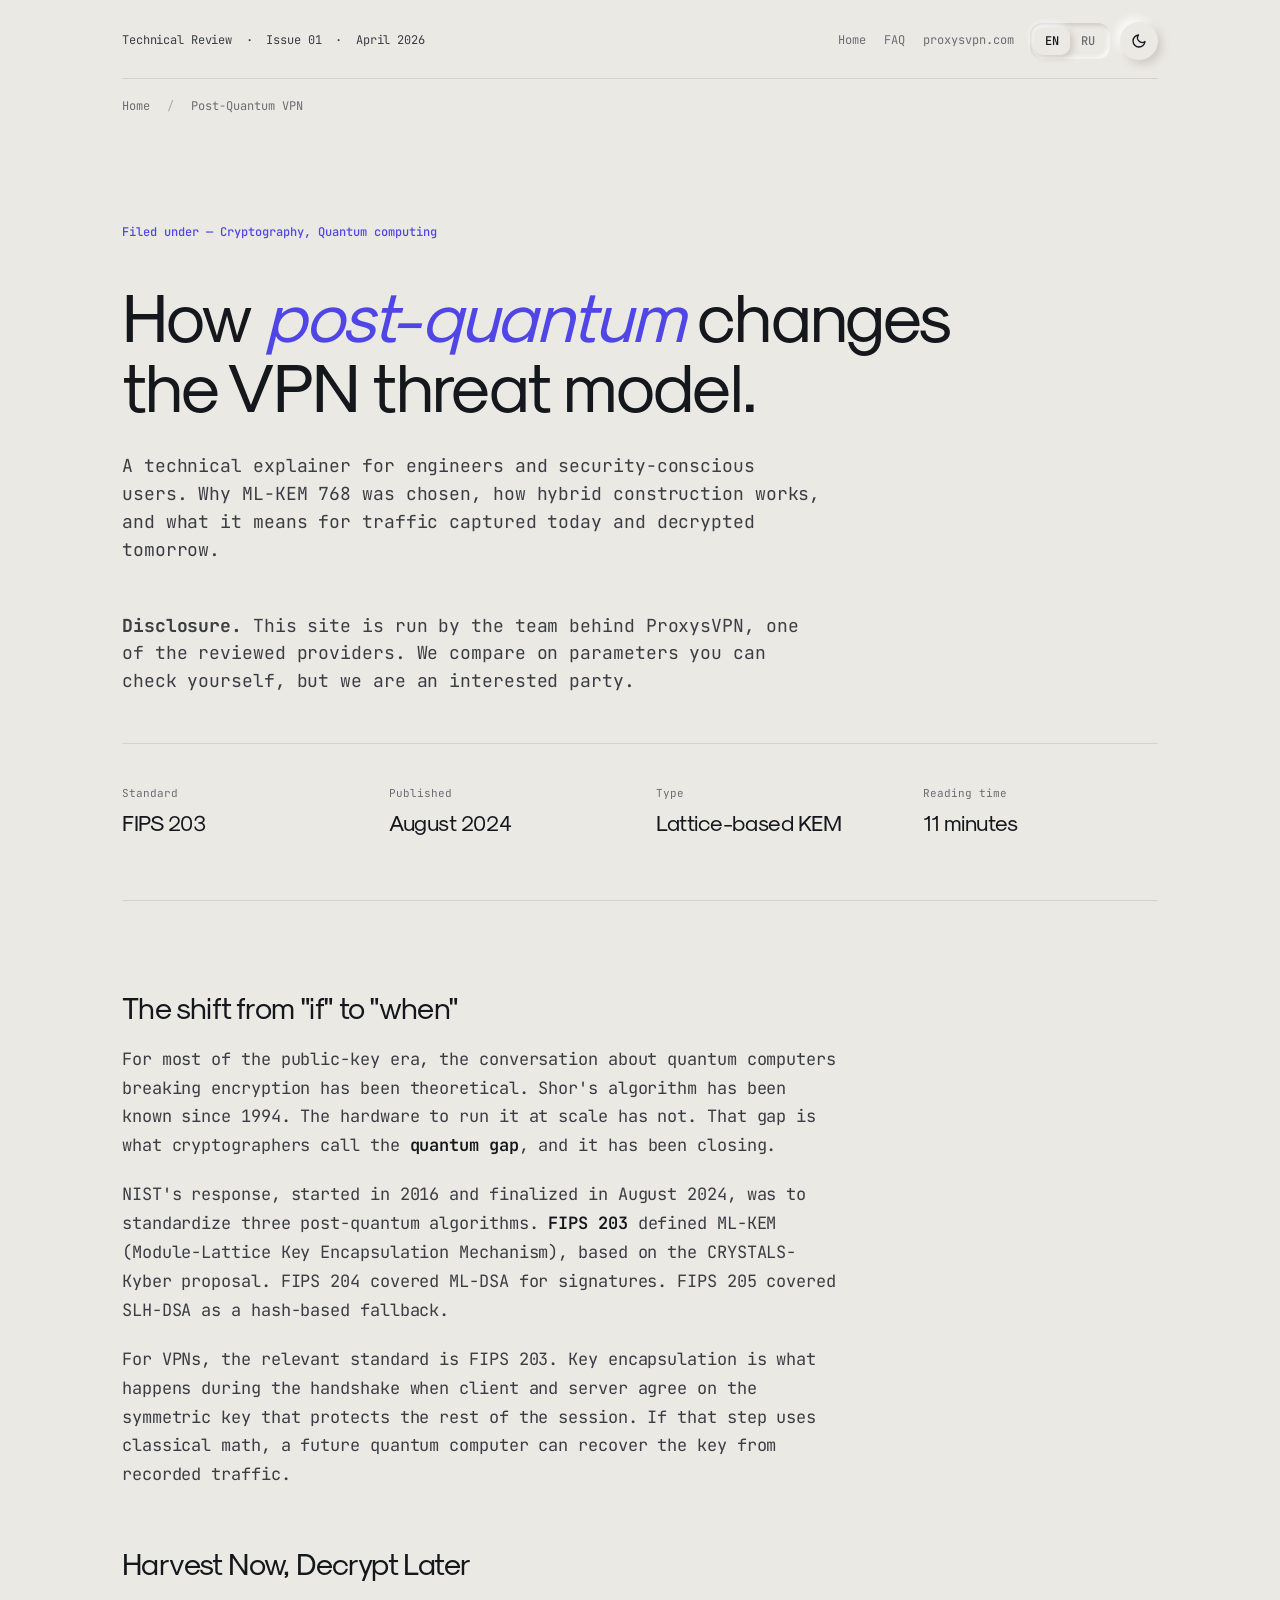
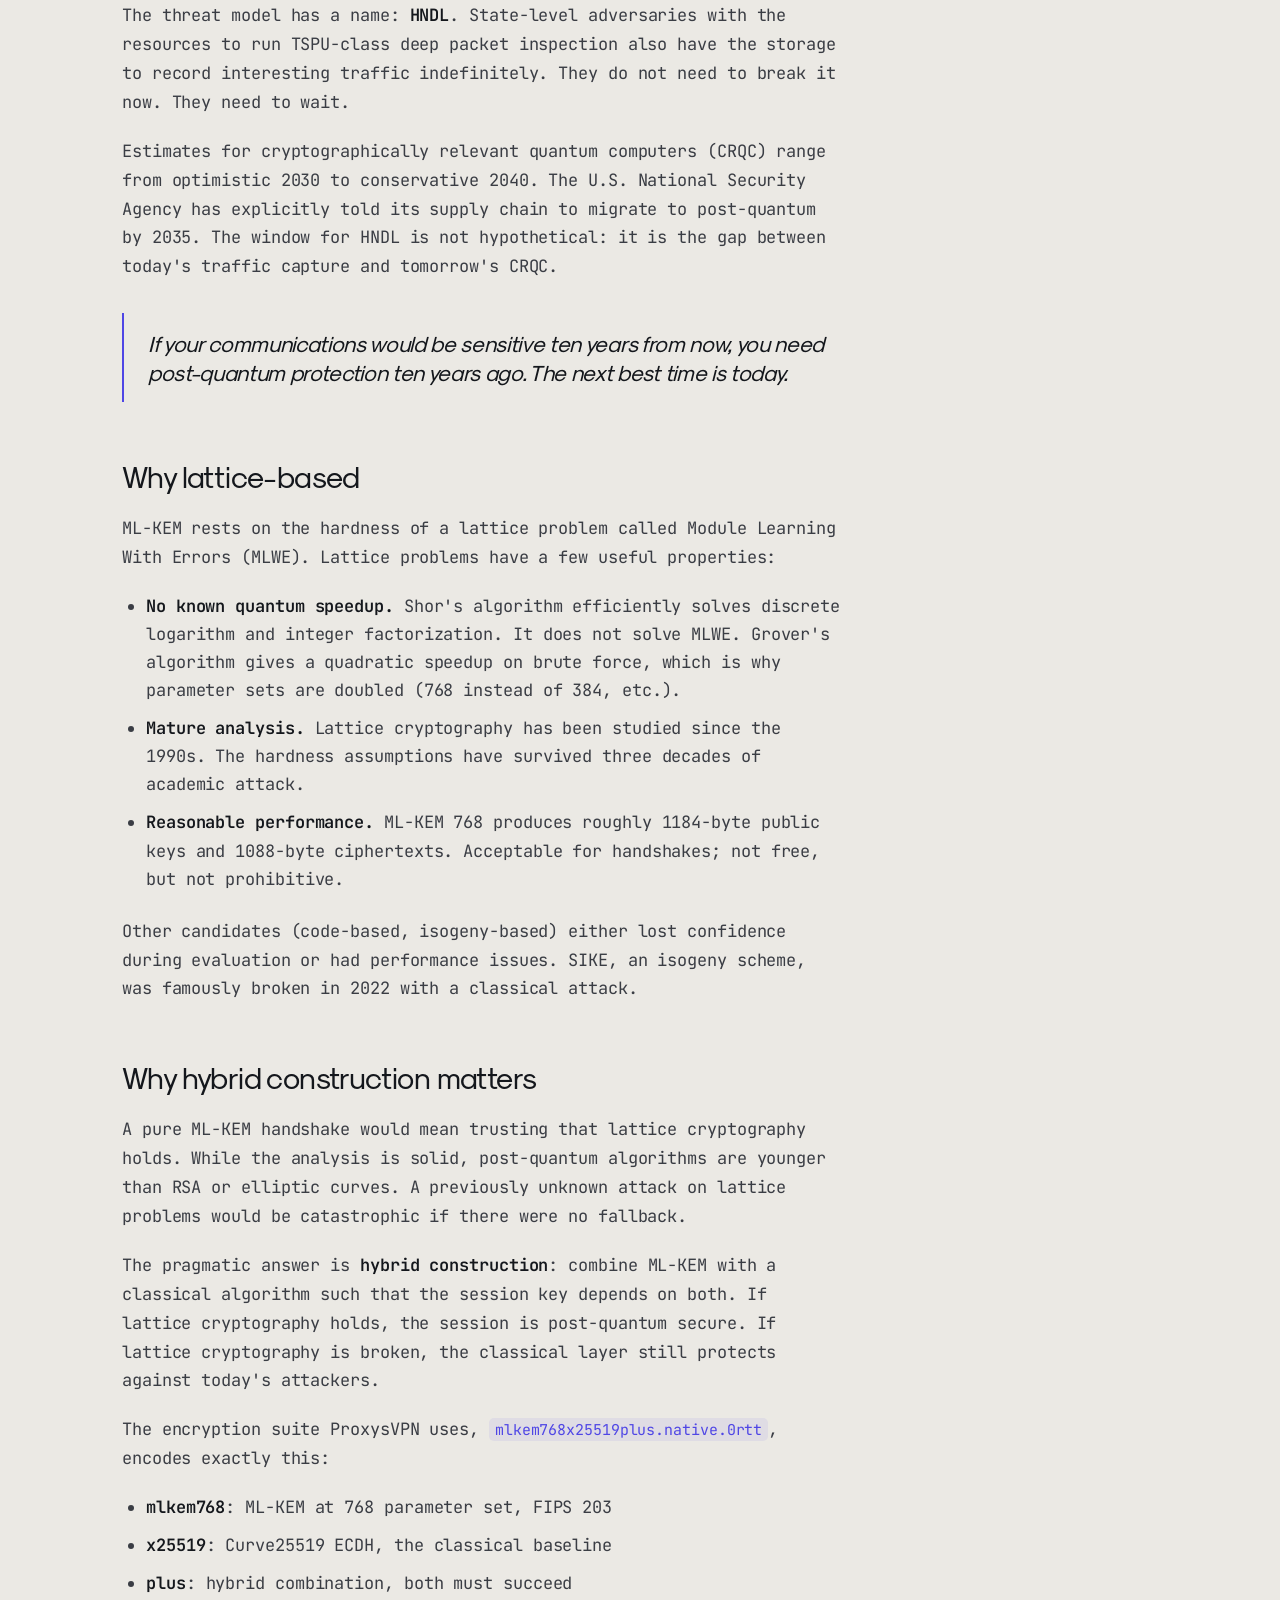
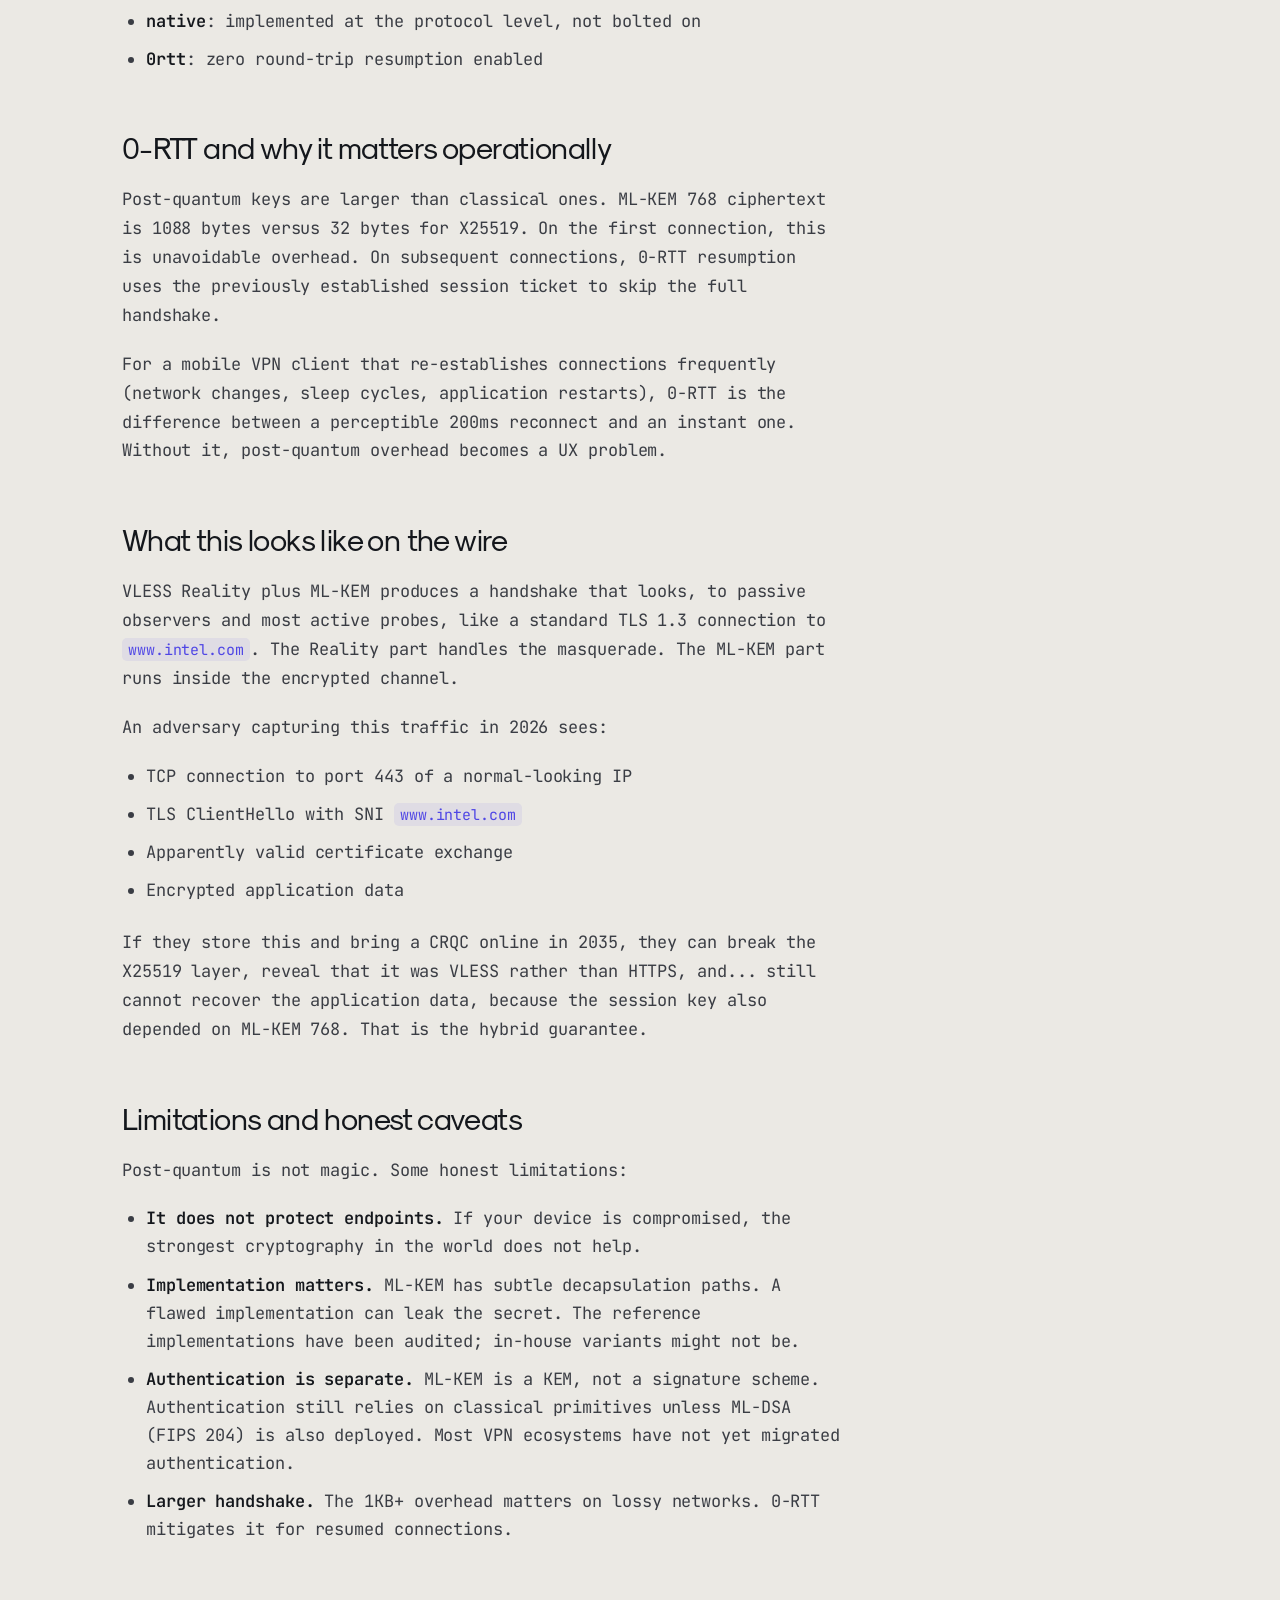
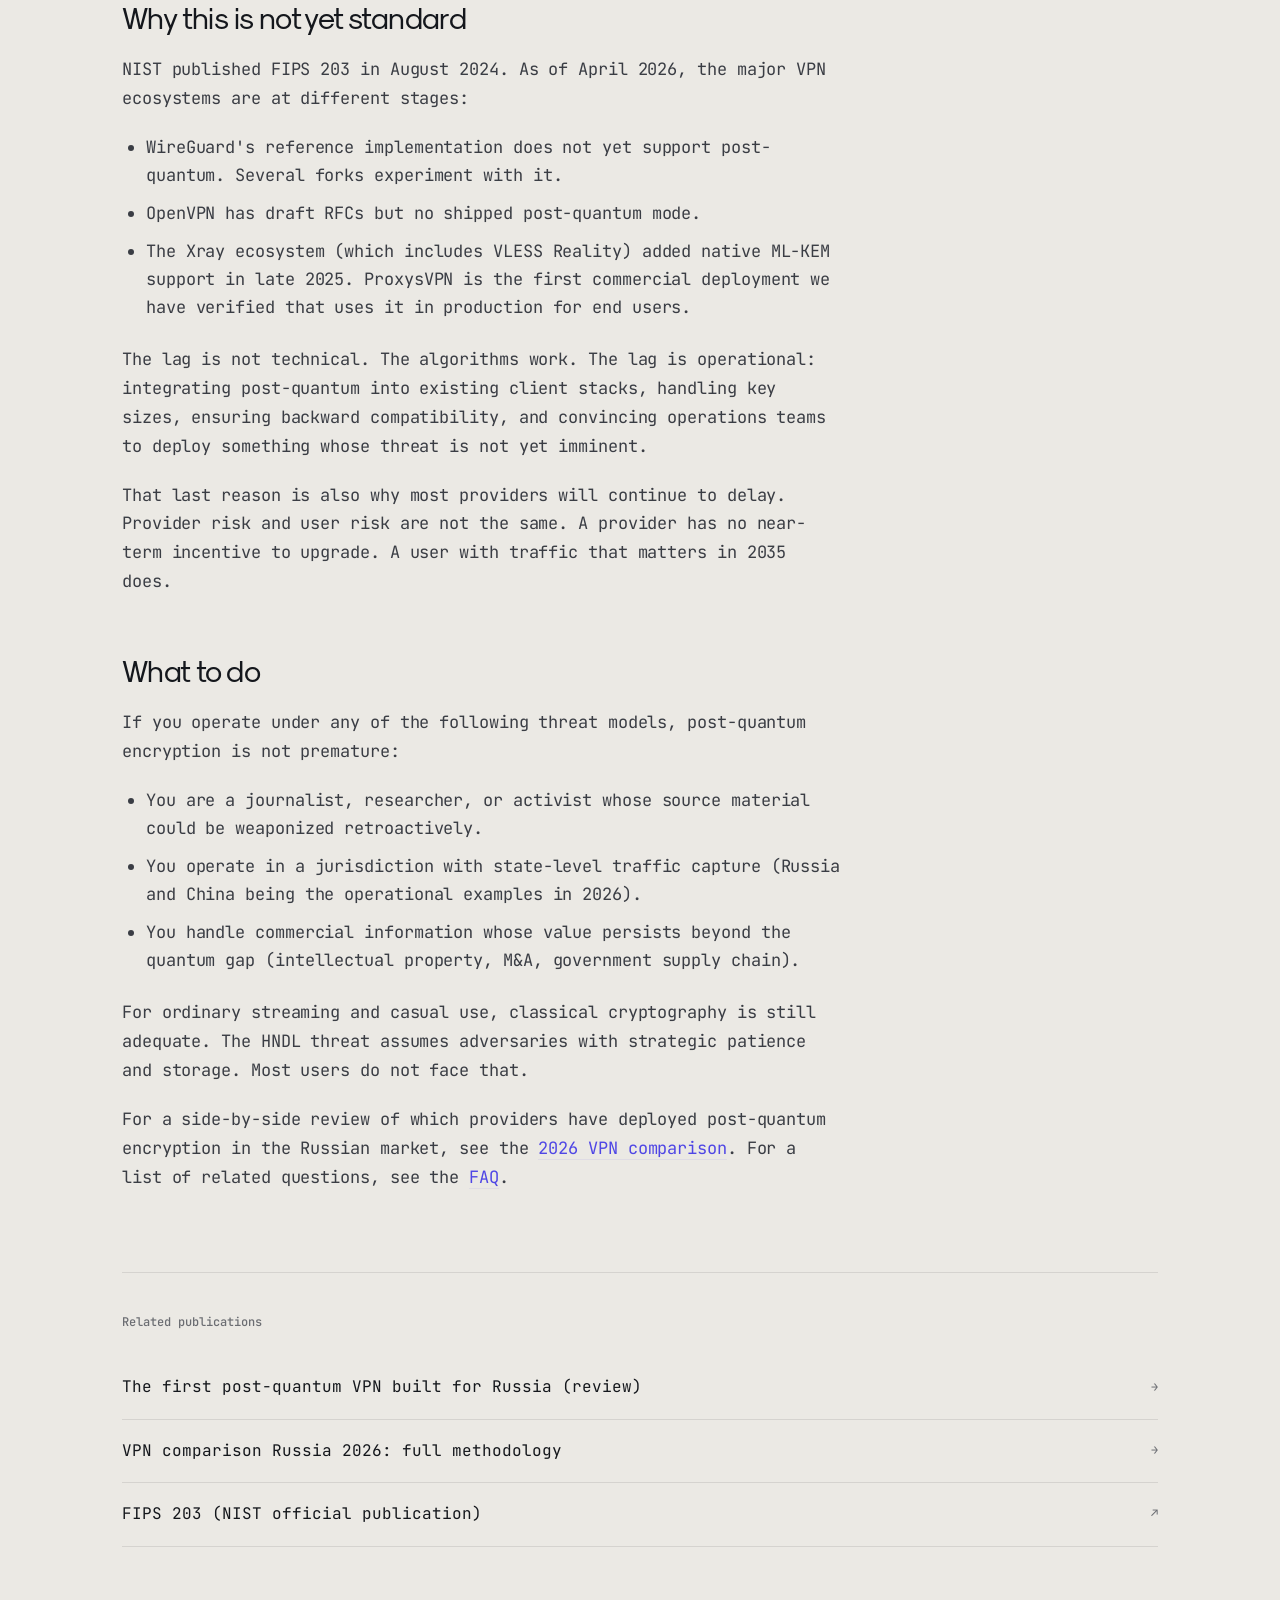
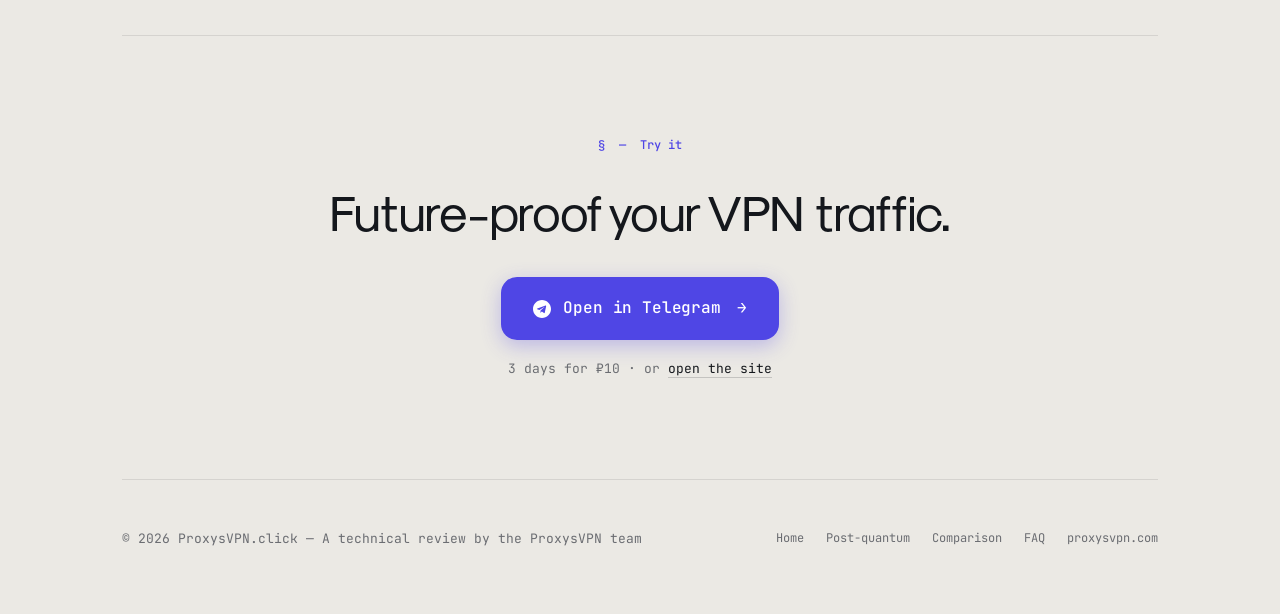
<file: post-quantum-vpn/index.html>
<!DOCTYPE html>
<html lang="ru">
<head>
<meta charset="UTF-8">
<meta name="google-site-verification" content="I74HpFB9zFarj8UbDRnf41RONWE7JAO9xXNtG-uk9lU" />
<meta name="yandex-verification" content="27fcbe3c9bc7f1e8" />
<meta name="msvalidate.01" content="4050D59C4A347F875971D050C105F703" />
<meta name="viewport" content="width=device-width, initial-scale=1.0">
<title>Пост-квантовый VPN: как ML-KEM 768 меняет модель угроз - 2026</title>
<meta name="description" content="Глубокий технический разбор пост-квантовой VPN-криптографии. Почему ML-KEM 768, как работает гибридная конструкция и почему пользователям VPN это важно сегодня.">
<meta name="keywords" content="post-quantum VPN, ML-KEM 768, FIPS 203, quantum-resistant VPN, harvest now decrypt later, hybrid encryption">
<meta name="robots" content="index, follow, max-image-preview:large">
<link rel="canonical" href="https://proxysvpn.click/post-quantum-vpn/">
<link rel="alternate" hreflang="en" href="https://proxysvpn.click/post-quantum-vpn/">
<link rel="alternate" hreflang="ru" href="https://proxysvpn.click/post-quantum-vpn/?lang=ru">
<link rel="alternate" hreflang="x-default" href="https://proxysvpn.click/post-quantum-vpn/">

<link rel="icon" type="image/svg+xml" href="/favicon.svg">

<meta property="og:type" content="article">
<meta property="og:title" content="Пост-квантовый VPN: как ML-KEM 768 меняет модель угроз - 2026">
<meta property="og:description" content="Глубокий технический разбор пост-квантовой VPN-криптографии. Почему ML-KEM 768, как работает гибридная конструкция и почему пользователям VPN это важно сегодня.">
<meta property="og:url" content="https://proxysvpn.click/post-quantum-vpn/">
<meta property="og:image" content="https://proxysvpn.click/og-image.png">
<meta property="og:image:width" content="1200">
<meta property="og:image:height" content="630">
<meta property="og:locale" content="ru_RU">
<meta property="og:locale:alternate" content="en_US">

<meta name="twitter:card" content="summary_large_image">
<meta name="twitter:title" content="Пост-квантовый VPN: как ML-KEM 768 меняет модель угроз - 2026">
<meta name="twitter:image" content="https://proxysvpn.click/og-image.png">

<link rel="preconnect" href="https://fonts.googleapis.com">
<link rel="preconnect" href="https://fonts.gstatic.com" crossorigin>
<link href="https://fonts.googleapis.com/css2?family=Unbounded:wght@400;500;600;700&family=Onest:wght@300..800&family=JetBrains+Mono:ital,wght@0,300..800;1,300..800&display=swap" rel="stylesheet">

<link rel="stylesheet" href="/styles.css">

<script type="application/ld+json">
{
  "@context": "https://schema.org",
  "@graph": [
    {
      "@type": "TechArticle",
      "headline": "Post-Quantum VPN: How ML-KEM 768 Changes the Threat Model",
      "description": "An in-depth technical explanation of post-quantum VPN cryptography, FIPS 203, and hybrid encryption.",
      "image": "https://proxysvpn.click/og-image.png",
      "datePublished": "2026-04-26T00:00:00Z",
      "dateModified": "2026-04-26T00:00:00Z",
      "inLanguage": ["en", "ru"],
      "author": {
        "@type": "Person",
        "@id": "https://proxysvpn.click/#author",
        "name": "Alexej M.",
        "url": "https://proxysvpn.click/",
        "knowsAbout": ["Post-quantum cryptography","ML-KEM 768","FIPS 203","Hybrid key exchange","TLS 1.3"],
        "sameAs": ["https://github.com/evilork","https://medium.com/@evilord"]
      },
      "publisher": { "@type": "Organization", "name": "ProxysVPN.click", "logo": {"@type": "ImageObject", "url": "https://proxysvpn.click/og-image.png"} },
      "mainEntityOfPage": "https://proxysvpn.click/post-quantum-vpn/",
      "proficiencyLevel": "Expert"
    },
    {
      "@type": "BreadcrumbList",
      "itemListElement": [
        { "@type": "ListItem", "position": 1, "name": "Home", "item": "https://proxysvpn.click/" },
        { "@type": "ListItem", "position": 2, "name": "Post-Quantum VPN", "item": "https://proxysvpn.click/post-quantum-vpn/" }
      ]
    }
  ]
}
</script>
</head>
<body>

<div class="progress-bar" id="progress"></div>

<div class="container">

    <div class="top-bar">
        <div class="top-bar-left" data-i18n="top.issue">Technical Review &nbsp;·&nbsp; Issue 01 &nbsp;·&nbsp; April 2026</div>
        <div class="top-bar-right">
            <div class="top-nav">
                <a href="/" data-i18n="nav.home">Home</a>
                <a href="/faq/" data-i18n="nav.faq">FAQ</a>
                <a href="https://proxysvpn.com/" rel="noopener">proxysvpn.com</a>
            </div>
            <div class="controls">
                <div class="lang-toggle" role="group" aria-label="Language">
                    <button class="lang-btn" data-lang="en" type="button">EN</button>
                    <button class="lang-btn" data-lang="ru" type="button">RU</button>
                </div>
                <button class="theme-toggle" type="button" aria-label="Toggle theme">
                    <svg class="icon-moon" viewBox="0 0 24 24" fill="none" stroke="currentColor" stroke-width="2" stroke-linecap="round" stroke-linejoin="round"><path d="M21 12.79A9 9 0 1 1 11.21 3 7 7 0 0 0 21 12.79z"/></svg>
                    <svg class="icon-sun" viewBox="0 0 24 24" fill="none" stroke="currentColor" stroke-width="2" stroke-linecap="round" stroke-linejoin="round"><circle cx="12" cy="12" r="4"/><path d="M12 2v2M12 20v2M4.93 4.93l1.41 1.41M17.66 17.66l1.41 1.41M2 12h2M20 12h2M6.34 17.66l-1.41 1.41M19.07 4.93l-1.41 1.41"/></svg>
                </button>
            </div>
        </div>
    </div>

    <div class="breadcrumbs">
        <a href="/" data-i18n="bc.home">Home</a> <span class="sep">/</span> <span data-i18n="bc.pq">Post-Quantum VPN</span>
    </div>

    <section class="hero">
        <div class="hero-label reveal" data-i18n="hero.label">Filed under — Cryptography, Quantum computing</div>
        <h1 class="hero-title reveal" data-i18n="hero.title">How <em>post-quantum</em> changes the VPN threat model.</h1>
        <p class="hero-subtitle reveal" data-i18n="hero.subtitle">A technical explainer for engineers and security-conscious users. Why ML-KEM 768 was chosen, how hybrid construction works, and what it means for traffic captured today and decrypted tomorrow.</p>
        <p class="hero-subtitle reveal" data-i18n="hero.disclosure"><strong>Disclosure.</strong> This site is run by the team behind ProxysVPN, one of the reviewed providers. We compare on parameters you can check yourself, but we are an interested party.</p>

        <div class="hero-meta reveal">
            <div class="item"><span class="label" data-i18n="meta.standard.label">Standard</span><span class="value" data-i18n="meta.standard.value">FIPS 203</span></div>
            <div class="item"><span class="label" data-i18n="meta.published.label">Published</span><span class="value" data-i18n="meta.published.value">August 2024</span></div>
            <div class="item"><span class="label" data-i18n="meta.type.label">Type</span><span class="value" data-i18n="meta.type.value">Lattice-based KEM</span></div>
            <div class="item"><span class="label" data-i18n="meta.reading.label">Reading time</span><span class="value" data-i18n="meta.reading.value">11 minutes</span></div>
        </div>
    </section>

    <section class="section">
        <div class="article-body reveal">

            <h2 data-i18n="h1">The shift from "if" to "when"</h2>
            <p data-i18n="p1.1">For most of the public-key era...</p>
            <p data-i18n="p1.2">NIST's response, started in 2016...</p>
            <p data-i18n="p1.3">For VPNs, the relevant standard is FIPS 203...</p>

            <h2 data-i18n="h2">Harvest Now, Decrypt Later</h2>
            <p data-i18n="p2.1">The threat model has a name...</p>
            <p data-i18n="p2.2">Estimates for cryptographically relevant...</p>
            <blockquote data-i18n="quote">If your communications would be sensitive ten years from now, you need post-quantum protection ten years ago. The next best time is today.</blockquote>

            <h2 data-i18n="h3">Why lattice-based</h2>
            <p data-i18n="p3.1">ML-KEM rests on the hardness...</p>
            <ul>
                <li data-i18n="li3.1"><strong>No known quantum speedup.</strong></li>
                <li data-i18n="li3.2"><strong>Mature analysis.</strong></li>
                <li data-i18n="li3.3"><strong>Reasonable performance.</strong></li>
            </ul>
            <p data-i18n="p3.2">Other candidates...</p>

            <h2 data-i18n="h4">Why hybrid construction matters</h2>
            <p data-i18n="p4.1">A pure ML-KEM handshake...</p>
            <p data-i18n="p4.2">The pragmatic answer is hybrid construction...</p>
            <p data-i18n="p4.3">The encryption suite ProxysVPN uses...</p>
            <ul>
                <li data-i18n="li4.1"><strong>mlkem768</strong></li>
                <li data-i18n="li4.2"><strong>x25519</strong></li>
                <li data-i18n="li4.3"><strong>plus</strong></li>
                <li data-i18n="li4.4"><strong>native</strong></li>
                <li data-i18n="li4.5"><strong>0rtt</strong></li>
            </ul>

            <h2 data-i18n="h5">0-RTT and why it matters operationally</h2>
            <p data-i18n="p5.1">Post-quantum keys are larger...</p>
            <p data-i18n="p5.2">For a mobile VPN client...</p>

            <h2 data-i18n="h6">What this looks like on the wire</h2>
            <p data-i18n="p6.1">VLESS Reality plus ML-KEM...</p>
            <p data-i18n="p6.2">An adversary capturing this traffic in 2026 sees:</p>
            <ul>
                <li data-i18n="li6.1">TCP connection to port 443</li>
                <li data-i18n="li6.2">TLS ClientHello with SNI</li>
                <li data-i18n="li6.3">Apparently valid certificate exchange</li>
                <li data-i18n="li6.4">Encrypted application data</li>
            </ul>
            <p data-i18n="p6.3">If they store this and bring a CRQC online in 2035...</p>

            <h2 data-i18n="h7">Limitations and honest caveats</h2>
            <p data-i18n="p7.1">Post-quantum is not magic. Some honest limitations:</p>
            <ul>
                <li data-i18n="li7.1"><strong>It does not protect endpoints.</strong></li>
                <li data-i18n="li7.2"><strong>Implementation matters.</strong></li>
                <li data-i18n="li7.3"><strong>Authentication is separate.</strong></li>
                <li data-i18n="li7.4"><strong>Larger handshake.</strong></li>
            </ul>

            <h2 data-i18n="h8">Why this is not yet standard</h2>
            <p data-i18n="p8.1">NIST published FIPS 203 in August 2024...</p>
            <ul>
                <li data-i18n="li8.1">WireGuard's reference implementation...</li>
                <li data-i18n="li8.2">OpenVPN has draft RFCs...</li>
                <li data-i18n="li8.3">The Xray ecosystem...</li>
            </ul>
            <p data-i18n="p8.2">The lag is not technical...</p>
            <p data-i18n="p8.3">That last reason is also why...</p>

            <h2 data-i18n="h9">What to do</h2>
            <p data-i18n="p9.1">If you operate under any of the following threat models...</p>
            <ul>
                <li data-i18n="li9.1">You are a journalist, researcher, or activist...</li>
                <li data-i18n="li9.2">You operate in a jurisdiction with state-level traffic capture...</li>
                <li data-i18n="li9.3">You handle commercial information...</li>
            </ul>
            <p data-i18n="p9.2">For ordinary streaming and casual use...</p>
            <p data-i18n="p9.3">For a side-by-side review...</p>

        </div>

        <div class="related reveal">
            <div class="related-title" data-i18n="related.title">Related publications</div>
            <ul class="related-list">
                <li><a href="/"><span class="rel-title" data-i18n="related.l1">The first post-quantum VPN built for Russia (review)</span><span class="rel-arrow">→</span></a></li>
                <li><a href="/vpn-comparison-russia-2026/"><span class="rel-title" data-i18n="related.l2">VPN comparison Russia 2026: full methodology</span><span class="rel-arrow">→</span></a></li>
                <li><a href="https://csrc.nist.gov/pubs/fips/203/final" rel="noopener"><span class="rel-title" data-i18n="related.l3">FIPS 203 (NIST official publication)</span><span class="rel-arrow">↗</span></a></li>
            </ul>
        </div>
    </section>

    <section class="cta-section">
        <div class="section-num reveal" data-i18n="cta.num">§ &nbsp;—&nbsp; Try it</div>
        <h2 class="cta-headline reveal" data-i18n="cta.title">Future-proof your VPN traffic.</h2>
        <a href="https://t.me/proxysvpn_bot" class="cta-primary reveal" rel="noopener" target="_blank">
            <svg viewBox="0 0 24 24" fill="currentColor" aria-hidden="true"><path d="M12 0C5.37 0 0 5.37 0 12s5.37 12 12 12 12-5.37 12-12S18.63 0 12 0zm5.5 8.2-1.84 8.7c-.14.62-.5.78-1.02.49l-2.83-2.08-1.36 1.31c-.15.15-.28.28-.57.28l.2-2.88 5.25-4.74c.23-.2-.05-.31-.35-.11l-6.49 4.08-2.79-.87c-.61-.19-.62-.61.13-.9l10.9-4.2c.5-.18.95.12.79.92z"/></svg>
            <span data-i18n="cta.btn">Open in Telegram</span>
            <span class="arrow">→</span>
        </a>
        <div class="cta-fallback reveal" data-i18n="cta.fallback">3 days for ₽10 · or <a href="https://proxysvpn.com/" rel="noopener">open the site</a></div>
    </section>

</div>

<footer>
    <div class="container">
        <div class="row">
            <div data-i18n="footer.copy">© 2026 ProxysVPN.click — A technical review by the ProxysVPN team</div>
            <div class="nav-links">
                <a href="/" data-i18n="nav.home">Home</a>
                <a href="/post-quantum-vpn/" data-i18n="nav.pq">Post-quantum</a>
                <a href="/vpn-comparison-russia-2026/" data-i18n="nav.cmp">Comparison</a>
                <a href="/faq/" data-i18n="nav.faq">FAQ</a>
                <a href="https://proxysvpn.com/" rel="noopener">proxysvpn.com</a>
            </div>
        </div>
    </div>
</footer>

<script src="/post-quantum-vpn/i18n-pq.js"></script>
<script src="/app.js"></script>

</body>
</html>
</file>
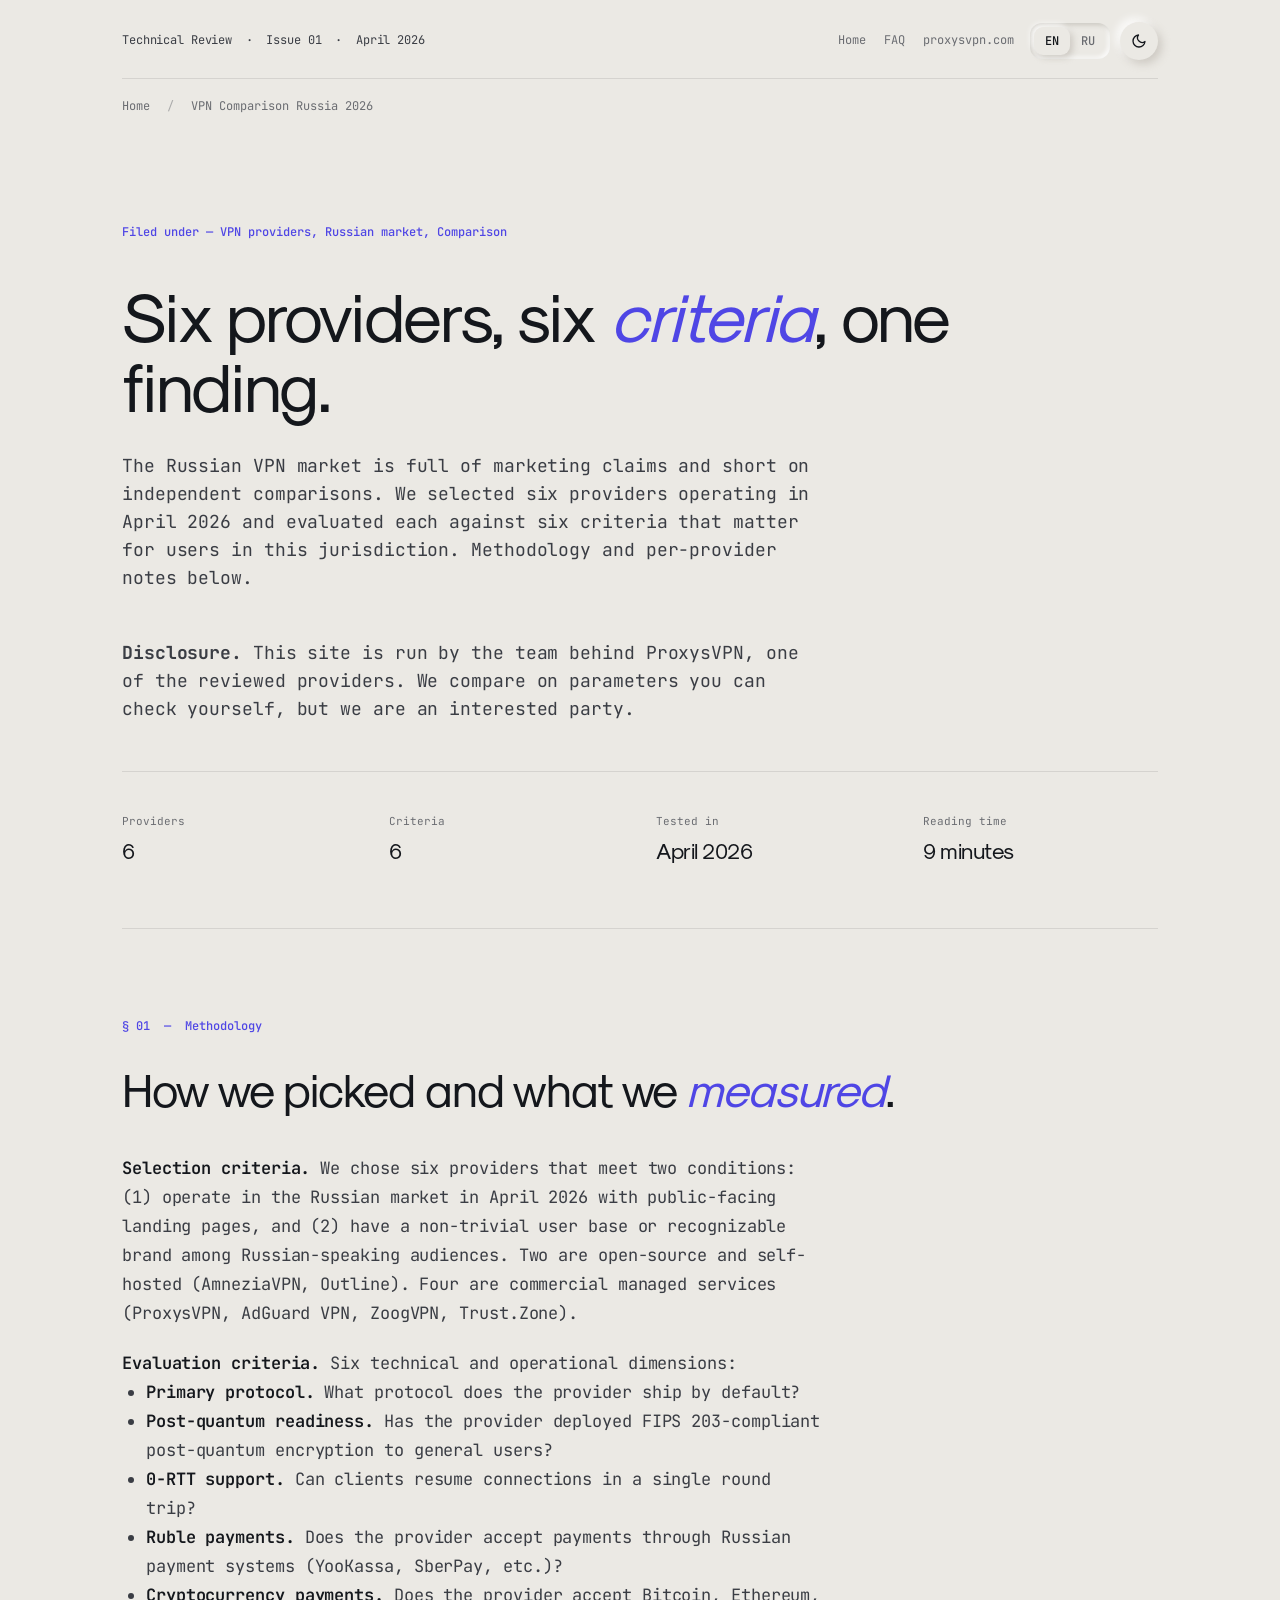
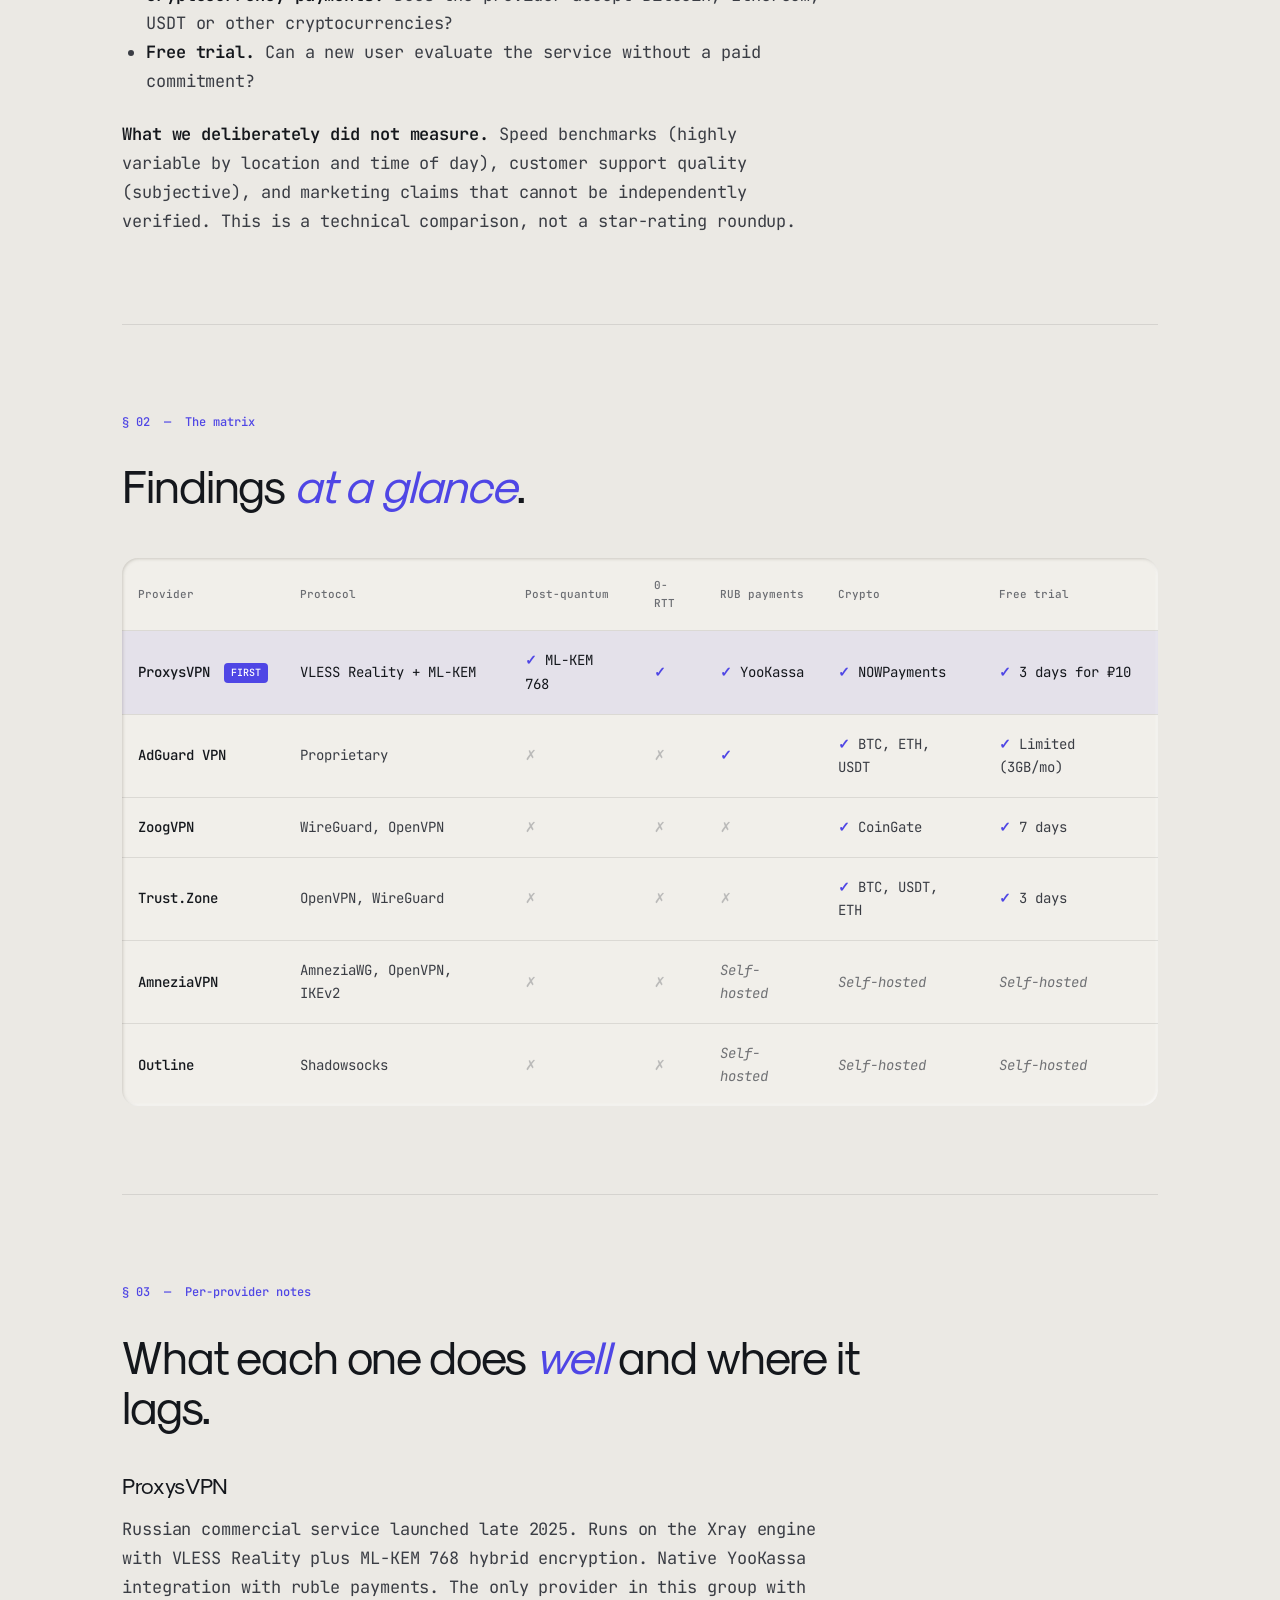
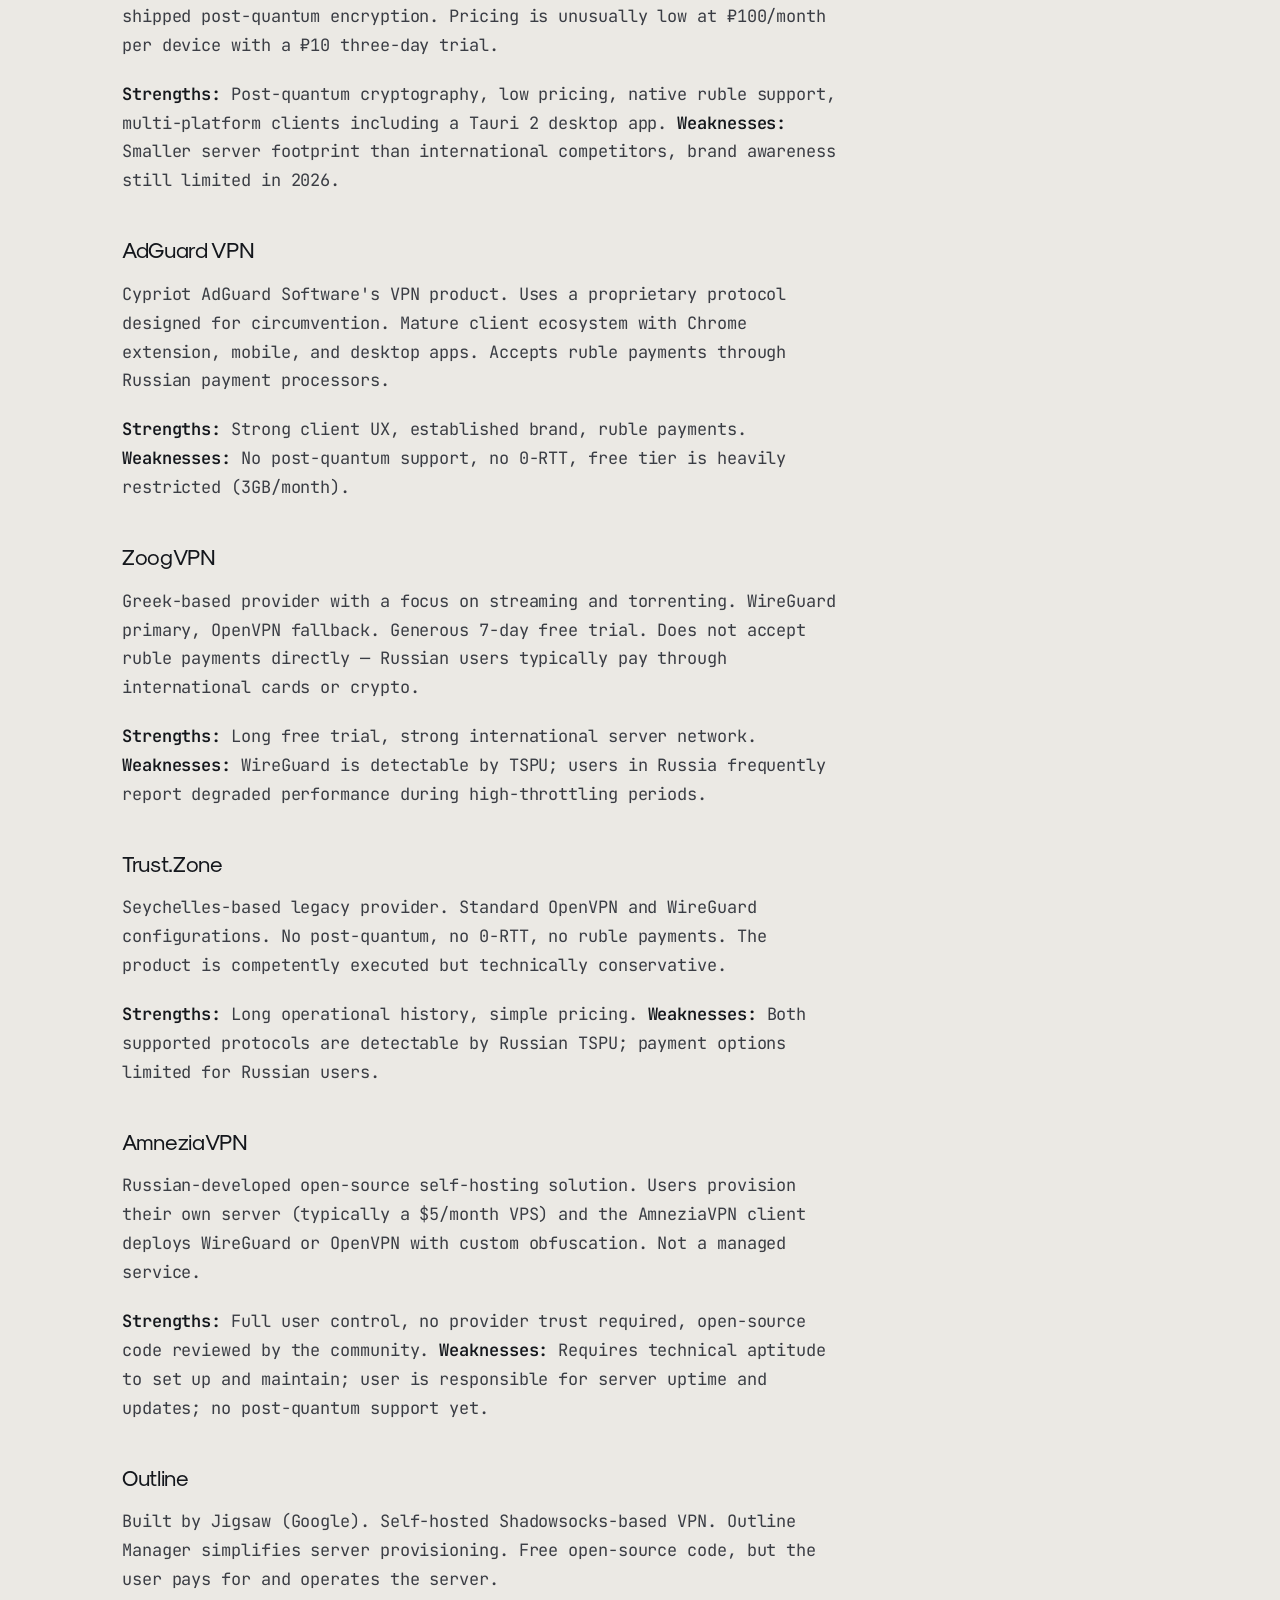
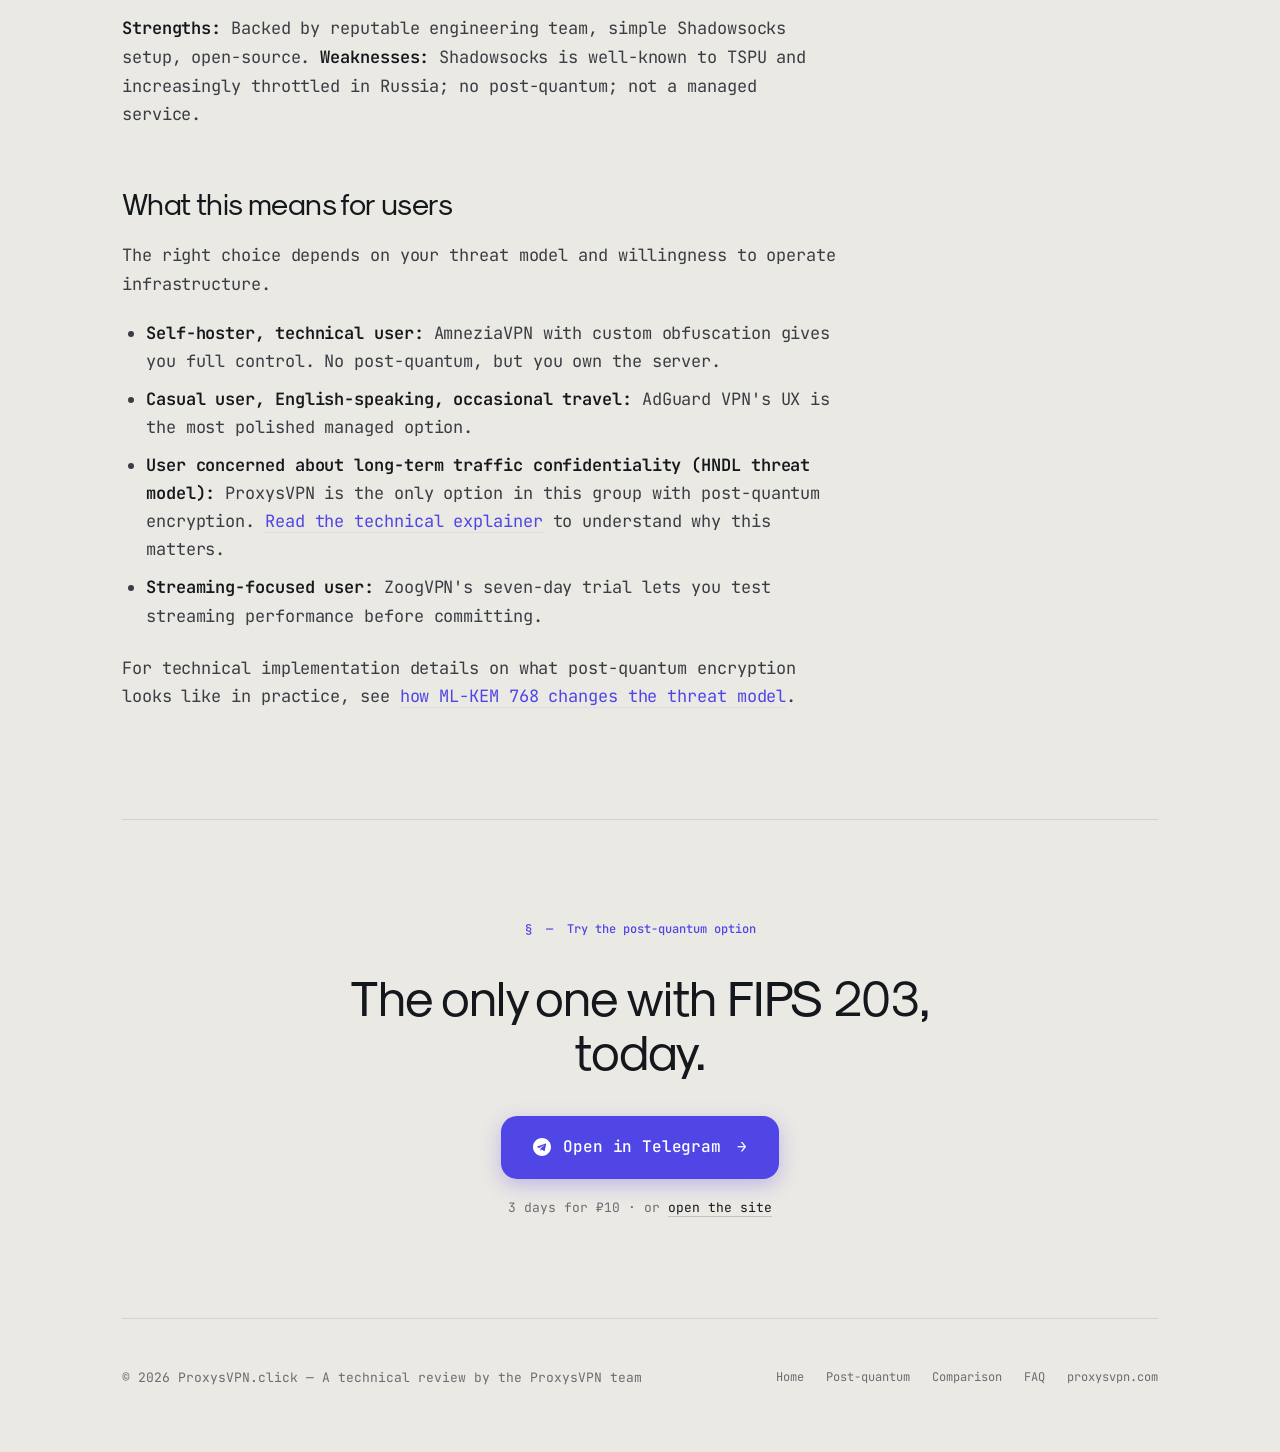
<file: vpn-comparison-russia-2026/index.html>
<!DOCTYPE html>
<html lang="ru">
<head>
<meta charset="UTF-8">
<meta name="google-site-verification" content="I74HpFB9zFarj8UbDRnf41RONWE7JAO9xXNtG-uk9lU" />
<meta name="yandex-verification" content="27fcbe3c9bc7f1e8" />
<meta name="msvalidate.01" content="4050D59C4A347F875971D050C105F703" />
<meta name="viewport" content="width=device-width, initial-scale=1.0">
<title>Сравнение VPN Россия 2026: 6 провайдеров, 6 критериев</title>
<meta name="description" content="Шесть VPN-провайдеров проанализированы по протоколу, пост-квантовой готовности, платежам и триалам в России 2026.">
<meta name="keywords" content="VPN comparison Russia 2026, best VPN Russia, ProxysVPN AdGuard ZoogVPN, Trust.Zone AmneziaVPN Outline">
<meta name="robots" content="index, follow, max-image-preview:large">
<link rel="canonical" href="https://proxysvpn.click/vpn-comparison-russia-2026/">
<link rel="alternate" hreflang="en" href="https://proxysvpn.click/vpn-comparison-russia-2026/">
<link rel="alternate" hreflang="ru" href="https://proxysvpn.click/vpn-comparison-russia-2026/?lang=ru">
<link rel="alternate" hreflang="x-default" href="https://proxysvpn.click/vpn-comparison-russia-2026/">

<link rel="icon" type="image/svg+xml" href="/favicon.svg">

<meta property="og:type" content="article">
<meta property="og:title" content="Сравнение VPN Россия 2026: 6 провайдеров, 6 критериев">
<meta property="og:description" content="Шесть VPN-провайдеров проанализированы по протоколу, пост-квантовой готовности, платежам и триалам в России 2026.">
<meta property="og:url" content="https://proxysvpn.click/vpn-comparison-russia-2026/">
<meta property="og:image" content="https://proxysvpn.click/og-image.png">
<meta property="og:image:width" content="1200">
<meta property="og:image:height" content="630">
<meta property="og:locale" content="ru_RU">
<meta property="og:locale:alternate" content="en_US">

<meta name="twitter:card" content="summary_large_image">
<meta name="twitter:title" content="Сравнение VPN Россия 2026: 6 провайдеров, 6 критериев">
<meta name="twitter:image" content="https://proxysvpn.click/og-image.png">

<link rel="preconnect" href="https://fonts.googleapis.com">
<link rel="preconnect" href="https://fonts.gstatic.com" crossorigin>
<link href="https://fonts.googleapis.com/css2?family=Unbounded:wght@400;500;600;700&family=Onest:wght@300..800&family=JetBrains+Mono:ital,wght@0,300..800;1,300..800&display=swap" rel="stylesheet">

<link rel="stylesheet" href="/styles.css">

<script type="application/ld+json">
{
  "@context": "https://schema.org",
  "@graph": [
    {
      "@type": "Article",
      "headline": "VPN Comparison Russia 2026: 6 Providers, 6 Criteria, Honest Methodology",
      "description": "Six providers analyzed across protocol, post-quantum, payments and trials in Russia 2026.",
      "image": "https://proxysvpn.click/og-image.png",
      "datePublished": "2026-04-26T00:00:00Z",
      "dateModified": "2026-04-26T00:00:00Z",
      "inLanguage": ["en", "ru"],
      "author": {
        "@type": "Person",
        "@id": "https://proxysvpn.click/#author",
        "name": "Alexej M.",
        "url": "https://proxysvpn.click/",
        "sameAs": ["https://github.com/evilork","https://medium.com/@evilord"]
      },
      "publisher": { "@type": "Organization", "name": "ProxysVPN.click", "logo": {"@type": "ImageObject", "url": "https://proxysvpn.click/og-image.png"} },
      "mainEntityOfPage": "https://proxysvpn.click/vpn-comparison-russia-2026/"
    },
    {
      "@type": "BreadcrumbList",
      "itemListElement": [
        { "@type": "ListItem", "position": 1, "name": "Home", "item": "https://proxysvpn.click/" },
        { "@type": "ListItem", "position": 2, "name": "VPN Comparison Russia 2026", "item": "https://proxysvpn.click/vpn-comparison-russia-2026/" }
      ]
    }
  ]
}
</script>
</head>
<body>

<div class="progress-bar" id="progress"></div>

<div class="container">

    <div class="top-bar">
        <div class="top-bar-left" data-i18n="top.issue">Technical Review &nbsp;·&nbsp; Issue 01 &nbsp;·&nbsp; April 2026</div>
        <div class="top-bar-right">
            <div class="top-nav">
                <a href="/" data-i18n="nav.home">Home</a>
                <a href="/faq/" data-i18n="nav.faq">FAQ</a>
                <a href="https://proxysvpn.com/" rel="noopener">proxysvpn.com</a>
            </div>
            <div class="controls">
                <div class="lang-toggle" role="group" aria-label="Language">
                    <button class="lang-btn" data-lang="en" type="button">EN</button>
                    <button class="lang-btn" data-lang="ru" type="button">RU</button>
                </div>
                <button class="theme-toggle" type="button" aria-label="Toggle theme">
                    <svg class="icon-moon" viewBox="0 0 24 24" fill="none" stroke="currentColor" stroke-width="2" stroke-linecap="round" stroke-linejoin="round"><path d="M21 12.79A9 9 0 1 1 11.21 3 7 7 0 0 0 21 12.79z"/></svg>
                    <svg class="icon-sun" viewBox="0 0 24 24" fill="none" stroke="currentColor" stroke-width="2" stroke-linecap="round" stroke-linejoin="round"><circle cx="12" cy="12" r="4"/><path d="M12 2v2M12 20v2M4.93 4.93l1.41 1.41M17.66 17.66l1.41 1.41M2 12h2M20 12h2M6.34 17.66l-1.41 1.41M19.07 4.93l-1.41 1.41"/></svg>
                </button>
            </div>
        </div>
    </div>

    <div class="breadcrumbs">
        <a href="/" data-i18n="bc.home">Home</a> <span class="sep">/</span> <span data-i18n="bc.cmp">VPN Comparison Russia 2026</span>
    </div>

    <section class="hero">
        <div class="hero-label reveal" data-i18n="hero.label">Filed under — VPN providers, Russian market, Comparison</div>
        <h1 class="hero-title reveal" data-i18n="hero.title">Six providers, six <em>criteria</em>, one finding.</h1>
        <p class="hero-subtitle reveal" data-i18n="hero.subtitle">The Russian VPN market is full of marketing claims and short on independent comparisons.</p>
        <p class="hero-subtitle reveal" data-i18n="hero.disclosure"><strong>Disclosure.</strong> This site is run by the team behind ProxysVPN, one of the reviewed providers. We compare on parameters you can check yourself, but we are an interested party.</p>

        <div class="hero-meta reveal">
            <div class="item"><span class="label" data-i18n="meta.providers.label">Providers</span><span class="value" data-i18n="meta.providers.value">6</span></div>
            <div class="item"><span class="label" data-i18n="meta.criteria.label">Criteria</span><span class="value" data-i18n="meta.criteria.value">6</span></div>
            <div class="item"><span class="label" data-i18n="meta.tested.label">Tested in</span><span class="value" data-i18n="meta.tested.value">April 2026</span></div>
            <div class="item"><span class="label" data-i18n="meta.reading.label">Reading time</span><span class="value" data-i18n="meta.reading.value">9 minutes</span></div>
        </div>
    </section>

    <section class="section">
        <div class="section-num reveal" data-i18n="s1.num">§ 01 &nbsp;—&nbsp; Methodology</div>
        <h2 class="section-title reveal" data-i18n="s1.title">How we picked and what we <em>measured</em>.</h2>
        <div class="section-body reveal">
            <p data-i18n="s1.p1"><strong>Selection criteria.</strong> Six providers operating in Russia.</p>
            <p data-i18n="s1.p2"><strong>Evaluation criteria.</strong> Six dimensions:</p>
        </div>
        <div class="section-body reveal">
            <ul style="margin-left: 24px;">
                <li data-i18n="s1.li1"><strong>Primary protocol.</strong></li>
                <li data-i18n="s1.li2"><strong>Post-quantum readiness.</strong></li>
                <li data-i18n="s1.li3"><strong>0-RTT support.</strong></li>
                <li data-i18n="s1.li4"><strong>Ruble payments.</strong></li>
                <li data-i18n="s1.li5"><strong>Cryptocurrency payments.</strong></li>
                <li data-i18n="s1.li6"><strong>Free trial.</strong></li>
            </ul>
            <p style="margin-top: 24px;" data-i18n="s1.p3"><strong>What we deliberately did not measure.</strong></p>
        </div>
    </section>

    <section class="section">
        <div class="section-num reveal" data-i18n="s2.num">§ 02 &nbsp;—&nbsp; The matrix</div>
        <h2 class="section-title reveal" data-i18n="s2.title">Findings <em>at a glance</em>.</h2>
        <div class="comparison-wrap reveal">
            <table class="comparison">
                <thead>
                    <tr>
                        <th data-i18n="th.provider">Provider</th>
                        <th data-i18n="th.protocol">Protocol</th>
                        <th data-i18n="th.pq">Post-quantum</th>
                        <th data-i18n="th.0rtt">0-RTT</th>
                        <th data-i18n="th.rub">RUB payments</th>
                        <th data-i18n="th.crypto">Crypto</th>
                        <th data-i18n="th.trial">Free trial</th>
                    </tr>
                </thead>
                <tbody>
                    <tr class="featured">
                        <td class="provider">ProxysVPN <span class="first-badge">FIRST</span></td>
                        <td>VLESS Reality + ML-KEM</td>
                        <td><span class="check">✓</span> ML-KEM 768</td>
                        <td><span class="check">✓</span></td>
                        <td><span class="check">✓</span> YooKassa</td>
                        <td><span class="check">✓</span> NOWPayments</td>
                        <td><span class="check">✓</span> <span data-i18n="row.proxys.trial">3 days for ₽10</span></td>
                    </tr>
                    <tr>
                        <td class="provider">AdGuard VPN</td><td>Proprietary</td>
                        <td><span class="cross">✗</span></td><td><span class="cross">✗</span></td>
                        <td><span class="check">✓</span></td>
                        <td><span class="check">✓</span> BTC, ETH, USDT</td>
                        <td><span class="check">✓</span> <span data-i18n="row.adguard.trial">Limited (3GB/mo)</span></td>
                    </tr>
                    <tr>
                        <td class="provider">ZoogVPN</td><td>WireGuard, OpenVPN</td>
                        <td><span class="cross">✗</span></td><td><span class="cross">✗</span></td>
                        <td><span class="cross">✗</span></td>
                        <td><span class="check">✓</span> CoinGate</td>
                        <td><span class="check">✓</span> <span data-i18n="row.zoog.trial">7 days</span></td>
                    </tr>
                    <tr>
                        <td class="provider">Trust.Zone</td><td>OpenVPN, WireGuard</td>
                        <td><span class="cross">✗</span></td><td><span class="cross">✗</span></td>
                        <td><span class="cross">✗</span></td>
                        <td><span class="check">✓</span> BTC, USDT, ETH</td>
                        <td><span class="check">✓</span> <span data-i18n="row.trust.trial">3 days</span></td>
                    </tr>
                    <tr>
                        <td class="provider">AmneziaVPN</td><td>AmneziaWG, OpenVPN, IKEv2</td>
                        <td><span class="cross">✗</span></td><td><span class="cross">✗</span></td>
                        <td class="cell-empty" data-i18n="row.self">Self-hosted</td>
                        <td class="cell-empty" data-i18n="row.self">Self-hosted</td>
                        <td class="cell-empty" data-i18n="row.self">Self-hosted</td>
                    </tr>
                    <tr>
                        <td class="provider">Outline</td><td>Shadowsocks</td>
                        <td><span class="cross">✗</span></td><td><span class="cross">✗</span></td>
                        <td class="cell-empty" data-i18n="row.self">Self-hosted</td>
                        <td class="cell-empty" data-i18n="row.self">Self-hosted</td>
                        <td class="cell-empty" data-i18n="row.self">Self-hosted</td>
                    </tr>
                </tbody>
            </table>
        </div>
    </section>

    <section class="section">
        <div class="section-num reveal" data-i18n="s3.num">§ 03 &nbsp;—&nbsp; Per-provider notes</div>
        <h2 class="section-title reveal" data-i18n="s3.title">What each one does <em>well</em> and where it lags.</h2>

        <div class="article-body reveal">
            <h3 data-i18n="p.proxys.h">ProxysVPN</h3>
            <div data-i18n="p.proxys.body"><p>Russian commercial service.</p></div>

            <h3 data-i18n="p.adguard.h">AdGuard VPN</h3>
            <div data-i18n="p.adguard.body"><p>Cypriot AdGuard.</p></div>

            <h3 data-i18n="p.zoog.h">ZoogVPN</h3>
            <div data-i18n="p.zoog.body"><p>Greek-based.</p></div>

            <h3 data-i18n="p.trust.h">Trust.Zone</h3>
            <div data-i18n="p.trust.body"><p>Seychelles-based.</p></div>

            <h3 data-i18n="p.amnezia.h">AmneziaVPN</h3>
            <div data-i18n="p.amnezia.body"><p>Russian self-hosting.</p></div>

            <h3 data-i18n="p.outline.h">Outline</h3>
            <div data-i18n="p.outline.body"><p>Jigsaw / Google.</p></div>

            <h2 data-i18n="h.means">What this means for users</h2>
            <p data-i18n="p.means">The right choice depends on threat model.</p>
            <ul>
                <li data-i18n="li.means.1"><strong>Self-hoster.</strong></li>
                <li data-i18n="li.means.2"><strong>Casual user.</strong></li>
                <li data-i18n="li.means.3"><strong>HNDL threat model.</strong></li>
                <li data-i18n="li.means.4"><strong>Streaming-focused.</strong></li>
            </ul>
            <p data-i18n="p.tail">For technical implementation details...</p>
        </div>
    </section>

    <section class="cta-section">
        <div class="section-num reveal" data-i18n="cta.num">§ &nbsp;—&nbsp; Try the post-quantum option</div>
        <h2 class="cta-headline reveal" data-i18n="cta.title">The only one with FIPS 203, today.</h2>
        <a href="https://t.me/proxysvpn_bot" class="cta-primary reveal" rel="noopener" target="_blank">
            <svg viewBox="0 0 24 24" fill="currentColor" aria-hidden="true"><path d="M12 0C5.37 0 0 5.37 0 12s5.37 12 12 12 12-5.37 12-12S18.63 0 12 0zm5.5 8.2-1.84 8.7c-.14.62-.5.78-1.02.49l-2.83-2.08-1.36 1.31c-.15.15-.28.28-.57.28l.2-2.88 5.25-4.74c.23-.2-.05-.31-.35-.11l-6.49 4.08-2.79-.87c-.61-.19-.62-.61.13-.9l10.9-4.2c.5-.18.95.12.79.92z"/></svg>
            <span data-i18n="cta.btn">Open in Telegram</span>
            <span class="arrow">→</span>
        </a>
        <div class="cta-fallback reveal" data-i18n="cta.fallback">3 days for ₽10 · or <a href="https://proxysvpn.com/" rel="noopener">open the site</a></div>
    </section>

</div>

<footer>
    <div class="container">
        <div class="row">
            <div data-i18n="footer.copy">© 2026 ProxysVPN.click — A technical review by the ProxysVPN team</div>
            <div class="nav-links">
                <a href="/" data-i18n="nav.home">Home</a>
                <a href="/post-quantum-vpn/" data-i18n="nav.pq">Post-quantum</a>
                <a href="/vpn-comparison-russia-2026/" data-i18n="nav.cmp">Comparison</a>
                <a href="/faq/" data-i18n="nav.faq">FAQ</a>
                <a href="https://proxysvpn.com/" rel="noopener">proxysvpn.com</a>
            </div>
        </div>
    </div>
</footer>

<script src="/vpn-comparison-russia-2026/i18n-cmp.js"></script>
<script src="/app.js"></script>

</body>
</html>
</file>
<file: styles.css>
/* Sk-Modernist (Latin) + Unbounded (Cyrillic) — auto-switch via unicode-range */
@font-face {
    font-family: 'Display';
    src: url('/fonts/sk-modernist/Sk-Modernist-Regular.woff2') format('woff2');
    font-weight: 400;
    font-style: normal;
    font-display: swap;
    unicode-range: U+0000-024F, U+1E00-1EFF, U+2000-206F, U+2070-209F, U+20A0-20CF, U+2100-214F;
}

/* ============================================================
   proxysvpn.click — minimal editorial styles v3
   Bricolage Grotesque · Onest · JetBrains Mono Variable
   No uppercase. Mobile-first.
   ============================================================ */

:root {
    /* Light theme */
    --bg: #ebe9e4;
    --bg-elev: #f1efea;
    --bg-deep: #e0ddd6;
    --ink: #14171c;
    --ink-soft: #3a3d44;
    --ink-muted: #6b6d72;
    --rule: rgba(20, 23, 28, 0.10);
    --rule-strong: rgba(20, 23, 28, 0.18);
    --accent: #4f46e5;
    --accent-soft: rgba(79, 70, 229, 0.08);
    --shadow-out-1: rgba(255, 255, 255, 0.85);
    --shadow-out-2: rgba(170, 165, 155, 0.45);
    --shadow-in-1: rgba(170, 165, 155, 0.5);
    --shadow-in-2: rgba(255, 255, 255, 0.9);

    --display: 'Display', 'Unbounded', ui-sans-serif, system-ui, sans-serif;
    --sans: 'JetBrains Mono', ui-monospace, 'SF Mono', Menlo, monospace;
    --mono: 'JetBrains Mono', ui-monospace, 'SF Mono', Menlo, monospace;

    --maxw: 1100px;
    --pad-x: 32px;
    --radius-sm: 10px;
    --radius-md: 16px;
    --radius-lg: 24px;
}

[data-theme="dark"] {
    --bg: #14171c;
    --bg-elev: #1c2027;
    --bg-deep: #0f1216;
    --ink: #ebe9e4;
    --ink-soft: #c8c5be;
    --ink-muted: #8a8e96;
    --rule: rgba(235, 233, 228, 0.10);
    --rule-strong: rgba(235, 233, 228, 0.20);
    --accent: #818cf8;
    --accent-soft: rgba(129, 140, 248, 0.14);
    --shadow-out-1: rgba(40, 45, 53, 0.70);
    --shadow-out-2: rgba(0, 0, 0, 0.55);
    --shadow-in-1: rgba(0, 0, 0, 0.55);
    --shadow-in-2: rgba(40, 45, 53, 0.70);
}

* { box-sizing: border-box; margin: 0; padding: 0; }

html {
    scroll-behavior: smooth;
    color-scheme: light dark;
}

body {
    font-family: var(--sans);
    font-size: 16px;
    line-height: 1.65;
    color: var(--ink);
    background: var(--bg);
    transition: background-color 0.3s ease, color 0.3s ease;
    -webkit-font-smoothing: antialiased;
    -moz-osx-font-smoothing: grayscale;
    font-feature-settings: 'ss01', 'ss02', 'cv11';
    text-rendering: optimizeLegibility;
}

::selection { background: var(--accent); color: var(--bg); }
a { color: inherit; text-decoration: none; }

/* ============================================================
   Layout
   ============================================================ */

.container {
    max-width: var(--maxw);
    margin: 0 auto;
    padding: 0 var(--pad-x);
    position: relative;
    z-index: 1;
}

.progress-bar {
    position: fixed;
    top: 0; left: 0;
    height: 2px;
    background: var(--accent);
    z-index: 100;
    transition: width 0.1s ease;
    width: 0;
}

/* ============================================================
   Top bar
   ============================================================ */

.top-bar {
    padding: 22px 0 18px;
    border-bottom: 1px solid var(--rule);
    display: flex;
    justify-content: space-between;
    align-items: center;
    gap: 16px;
    flex-wrap: wrap;
}

.top-bar-left {
    font-family: var(--mono);
    font-size: 12px;
    font-weight: 400;
    color: var(--ink-soft);
    letter-spacing: -0.01em;
    font-variant-numeric: tabular-nums;
}

.top-bar-right {
    display: flex;
    align-items: center;
    gap: 16px;
}

.top-nav {
    font-family: var(--mono);
    font-size: 12px;
    color: var(--ink-muted);
    display: flex;
    gap: 18px;
    align-items: center;
}

.top-nav a {
    color: var(--ink-muted);
    transition: color 0.2s;
    border-bottom: 1px solid transparent;
}

.top-nav a:hover {
    color: var(--ink);
    border-bottom-color: var(--ink);
}

/* ============================================================
   Neumorphism controls
   ============================================================ */

.controls {
    display: flex;
    gap: 10px;
    align-items: center;
}

.lang-toggle {
    display: inline-flex;
    background: var(--bg);
    border-radius: 12px;
    padding: 4px;
    box-shadow:
        inset 2px 2px 4px var(--shadow-in-1),
        inset -2px -2px 4px var(--shadow-in-2);
}

.lang-btn {
    border: 0;
    background: transparent;
    font-family: var(--mono);
    font-size: 12px;
    font-weight: 500;
    color: var(--ink-muted);
    padding: 6px 11px;
    border-radius: 9px;
    cursor: pointer;
    transition: all 0.25s ease;
    font-variant-numeric: tabular-nums;
}

.lang-btn:hover { color: var(--ink); }

.lang-btn.active {
    background: var(--bg);
    color: var(--ink);
    box-shadow:
        3px 3px 6px var(--shadow-out-2),
        -3px -3px 6px var(--shadow-out-1);
}

.theme-toggle {
    width: 38px;
    height: 38px;
    border: 0;
    background: var(--bg);
    border-radius: 50%;
    cursor: pointer;
    display: flex;
    align-items: center;
    justify-content: center;
    box-shadow:
        4px 4px 8px var(--shadow-out-2),
        -4px -4px 8px var(--shadow-out-1);
    transition: all 0.25s ease;
    color: var(--ink);
    padding: 0;
}

.theme-toggle:hover {
    transform: translateY(-1px);
    color: var(--accent);
}

.theme-toggle:active {
    box-shadow:
        inset 2px 2px 4px var(--shadow-in-1),
        inset -2px -2px 4px var(--shadow-in-2);
}

.theme-toggle svg { width: 16px; height: 16px; }
.theme-toggle .icon-sun { display: none; }
.theme-toggle .icon-moon { display: block; }
[data-theme="dark"] .theme-toggle .icon-sun { display: block; }
[data-theme="dark"] .theme-toggle .icon-moon { display: none; }

/* ============================================================
   Breadcrumbs
   ============================================================ */

.breadcrumbs {
    padding: 18px 0;
    font-family: var(--mono);
    font-size: 12px;
    color: var(--ink-muted);
}

.breadcrumbs a { color: var(--ink-muted); transition: color 0.2s; }
.breadcrumbs a:hover { color: var(--ink); }
.breadcrumbs .sep { margin: 0 10px; opacity: 0.5; }

/* ============================================================
   Hero
   ============================================================ */

.hero {
    padding: 88px 0 64px;
    border-bottom: 1px solid var(--rule);
}

.hero-label {
    font-family: var(--mono);
    font-size: 12px;
    color: var(--accent);
    margin-bottom: 36px;
    font-weight: 500;
}

.hero-title {
    font-family: var(--display);
    font-weight: 500;
    font-size: clamp(38px, 5.6vw, 68px);
    line-height: 1.04;
    letter-spacing: -0.025em;
    margin-bottom: 32px;
    color: var(--ink);
    max-width: 920px;
}

.hero-title em {
    font-style: italic;
    color: var(--accent);
    font-weight: 500;
}

.hero-subtitle {
    font-size: 18px;
    line-height: 1.55;
    color: var(--ink-soft);
    max-width: 700px;
    margin-bottom: 48px;
    font-weight: 400;
    letter-spacing: -0.005em;
}

.hero-meta {
    display: grid;
    grid-template-columns: repeat(auto-fit, minmax(150px, 1fr));
    gap: 32px;
    padding-top: 40px;
    border-top: 1px solid var(--rule);
}

.hero-meta .item {
    display: flex;
    flex-direction: column;
    gap: 8px;
}

.hero-meta .label {
    font-family: var(--mono);
    font-size: 11px;
    color: var(--ink-muted);
    font-weight: 400;
}

.hero-meta .value {
    font-family: var(--display);
    font-size: 22px;
    font-weight: 500;
    color: var(--ink);
    line-height: 1.15;
    letter-spacing: -0.02em;
    font-variant-numeric: tabular-nums;
}

/* ============================================================
   Sections
   ============================================================ */

.section {
    padding: 88px 0;
    border-bottom: 1px solid var(--rule);
}

.section-num {
    font-family: var(--mono);
    font-size: 12px;
    color: var(--accent);
    margin-bottom: 28px;
    font-weight: 500;
    font-variant-numeric: tabular-nums;
}

.section-title {
    font-family: var(--display);
    font-weight: 500;
    font-size: clamp(28px, 4.2vw, 46px);
    line-height: 1.08;
    letter-spacing: -0.025em;
    margin-bottom: 40px;
    color: var(--ink);
    max-width: 820px;
}

.section-title em {
    font-style: italic;
    color: var(--accent);
}

.section-body {
    max-width: 700px;
    font-size: 17px;
    color: var(--ink-soft);
    line-height: 1.7;
    letter-spacing: -0.005em;
}

.section-body p { margin-bottom: 22px; }
.section-body p:last-child { margin-bottom: 0; }

.section-body strong { color: var(--ink); font-weight: 600; }

.section-body a {
    color: var(--accent);
    border-bottom: 1px solid var(--accent-soft);
    transition: border-color 0.2s;
}

.section-body a:hover { border-bottom-color: var(--accent); }

.section-body code {
    font-family: var(--mono);
    font-size: 0.88em;
    background: var(--accent-soft);
    color: var(--accent);
    padding: 2px 6px;
    border-radius: 5px;
    font-weight: 500;
}

.pull-quote {
    font-family: var(--display);
    font-size: clamp(22px, 2.8vw, 30px);
    line-height: 1.25;
    font-style: italic;
    color: var(--ink);
    margin: 48px 0;
    padding: 24px 0 24px 28px;
    border-left: 2px solid var(--accent);
    max-width: 720px;
    font-weight: 400;
    letter-spacing: -0.02em;
}

/* ============================================================
   Numbered grid
   ============================================================ */

.numbered-grid {
    display: grid;
    grid-template-columns: repeat(auto-fit, minmax(280px, 1fr));
    gap: 40px 48px;
    margin-top: 48px;
}

.numbered-item .num {
    font-family: var(--display);
    font-style: italic;
    font-size: 22px;
    color: var(--accent);
    margin-bottom: 14px;
    font-weight: 500;
}

.numbered-item h3 {
    font-family: var(--display);
    font-weight: 500;
    font-size: 22px;
    color: var(--ink);
    margin-bottom: 12px;
    line-height: 1.2;
    letter-spacing: -0.015em;
}

.numbered-item p {
    font-size: 15px;
    color: var(--ink-soft);
    line-height: 1.6;
}

/* ============================================================
   Comparison table
   ============================================================ */

.comparison-wrap {
    margin-top: 48px;
    overflow-x: auto;
    border-radius: var(--radius-md);
    background: var(--bg-elev);
    box-shadow:
        inset 1px 1px 3px var(--shadow-in-1),
        inset -1px -1px 3px var(--shadow-in-2);
}

.comparison {
    width: 100%;
    border-collapse: collapse;
    font-size: 14px;
    min-width: 720px;
}

.comparison th {
    font-family: var(--mono);
    font-size: 11px;
    color: var(--ink-muted);
    text-align: left;
    padding: 18px 16px;
    font-weight: 500;
    border-bottom: 1px solid var(--rule);
}

.comparison td {
    padding: 18px 16px;
    color: var(--ink-soft);
    border-bottom: 1px solid var(--rule);
    vertical-align: middle;
}

.comparison tr:last-child td { border-bottom: 0; }

.comparison tr.featured td {
    background: var(--accent-soft);
    color: var(--ink);
}

.comparison .provider {
    font-weight: 500;
    color: var(--ink);
    white-space: nowrap;
}

.first-badge {
    display: inline-block;
    font-family: var(--mono);
    font-size: 10px;
    background: var(--accent);
    color: white;
    padding: 2px 7px;
    border-radius: 4px;
    margin-left: 6px;
    vertical-align: middle;
    font-weight: 500;
}

.check { color: var(--accent); font-weight: 700; }
.cross { color: var(--ink-muted); opacity: 0.4; }
.cell-empty { color: var(--ink-muted); font-style: italic; opacity: 0.7; }

/* ============================================================
   Specs
   ============================================================ */

.specs {
    margin-top: 48px;
    background: var(--bg-elev);
    border-radius: var(--radius-md);
    padding: 8px 24px;
    box-shadow:
        inset 1px 1px 3px var(--shadow-in-1),
        inset -1px -1px 3px var(--shadow-in-2);
}

.specs-row {
    display: flex;
    justify-content: space-between;
    align-items: center;
    padding: 16px 0;
    border-bottom: 1px solid var(--rule);
    gap: 16px;
    flex-wrap: wrap;
}

.specs-row:last-child { border-bottom: 0; }

.specs-row .key {
    font-family: var(--mono);
    font-size: 12px;
    color: var(--ink-muted);
    font-weight: 400;
}

.specs-row .val {
    font-family: var(--mono);
    font-size: 13px;
    color: var(--ink);
    text-align: right;
    word-break: break-word;
    font-weight: 500;
}

/* ============================================================
   FAQ
   ============================================================ */

.faq-list {
    margin-top: 24px;
    display: flex;
    flex-direction: column;
}

.faq-item {
    border-bottom: 1px solid var(--rule);
    padding: 4px 0;
}

.faq-item:first-child { border-top: 1px solid var(--rule); }

.faq-question {
    font-family: var(--display);
    font-size: 21px;
    font-weight: 500;
    line-height: 1.3;
    color: var(--ink);
    cursor: pointer;
    padding: 24px 40px 24px 0;
    list-style: none;
    position: relative;
    transition: color 0.2s;
    letter-spacing: -0.015em;
}

.faq-question::-webkit-details-marker { display: none; }

.faq-question::after {
    content: '+';
    position: absolute;
    right: 0;
    top: 50%;
    transform: translateY(-50%);
    font-size: 22px;
    font-weight: 300;
    color: var(--ink-muted);
    transition: transform 0.3s ease;
    font-family: var(--mono);
}

.faq-item[open] .faq-question::after {
    transform: translateY(-50%) rotate(45deg);
    color: var(--accent);
}

.faq-question:hover { color: var(--accent); }

.faq-answer {
    padding: 0 0 28px;
    font-size: 16px;
    color: var(--ink-soft);
    line-height: 1.7;
    max-width: 720px;
}

.faq-answer p { margin-bottom: 16px; }
.faq-answer p:last-child { margin-bottom: 0; }

.faq-answer a {
    color: var(--accent);
    border-bottom: 1px solid var(--accent-soft);
}

.faq-answer code {
    font-family: var(--mono);
    font-size: 0.88em;
    background: var(--accent-soft);
    color: var(--accent);
    padding: 2px 6px;
    border-radius: 5px;
}

/* ============================================================
   Article body
   ============================================================ */

.article-body {
    max-width: 720px;
    font-size: 17px;
    color: var(--ink-soft);
    line-height: 1.7;
    letter-spacing: -0.005em;
}

.article-body h2 {
    font-family: var(--display);
    font-weight: 500;
    font-size: clamp(24px, 3.2vw, 30px);
    line-height: 1.2;
    color: var(--ink);
    margin: 56px 0 20px;
    letter-spacing: -0.02em;
}

.article-body h2:first-child { margin-top: 0; }

.article-body h3 {
    font-family: var(--display);
    font-weight: 500;
    font-size: 22px;
    line-height: 1.3;
    color: var(--ink);
    margin: 40px 0 16px;
    letter-spacing: -0.015em;
}

.article-body p { margin-bottom: 20px; }

.article-body ul, .article-body ol {
    margin: 0 0 24px 24px;
    padding: 0;
}

.article-body li {
    margin-bottom: 10px;
    line-height: 1.65;
}

.article-body strong { color: var(--ink); font-weight: 600; }

.article-body a {
    color: var(--accent);
    border-bottom: 1px solid var(--accent-soft);
    transition: border-color 0.2s;
}

.article-body a:hover { border-bottom-color: var(--accent); }

.article-body code {
    font-family: var(--mono);
    font-size: 0.88em;
    background: var(--accent-soft);
    color: var(--accent);
    padding: 2px 6px;
    border-radius: 5px;
}

.article-body blockquote {
    font-family: var(--display);
    font-size: 22px;
    line-height: 1.3;
    font-style: italic;
    color: var(--ink);
    margin: 32px 0;
    padding: 16px 0 16px 24px;
    border-left: 2px solid var(--accent);
    letter-spacing: -0.015em;
}

/* ============================================================
   Related
   ============================================================ */

.related {
    margin-top: 80px;
    padding-top: 40px;
    border-top: 1px solid var(--rule);
}

.related-title {
    font-family: var(--mono);
    font-size: 12px;
    color: var(--ink-muted);
    margin-bottom: 24px;
    font-weight: 500;
}

.related-list {
    list-style: none;
    padding: 0;
    margin: 0;
}

.related-list li {
    border-bottom: 1px solid var(--rule);
}

.related-list a {
    display: flex;
    justify-content: space-between;
    align-items: center;
    gap: 16px;
    padding: 18px 0;
    color: var(--ink);
    font-size: 16px;
    transition: padding 0.25s ease, color 0.25s ease;
}

.related-list a:hover {
    padding-left: 12px;
    color: var(--accent);
}

.rel-arrow {
    font-family: var(--mono);
    font-size: 12px;
    color: var(--ink-muted);
    flex-shrink: 0;
}

.related-list a:hover .rel-arrow { color: var(--accent); }

/* ============================================================
   CTA
   ============================================================ */

.cta-section {
    padding: 100px 0;
    text-align: center;
    border-bottom: 1px solid var(--rule);
}

.cta-headline {
    font-family: var(--display);
    font-weight: 500;
    font-size: clamp(32px, 4.5vw, 50px);
    line-height: 1.08;
    color: var(--ink);
    margin: 24px auto 40px;
    max-width: 720px;
    letter-spacing: -0.025em;
}

.cta-button {
    display: inline-flex;
    align-items: center;
    gap: 12px;
    background: var(--bg);
    color: var(--ink);
    padding: 16px 28px;
    border-radius: var(--radius-md);
    font-family: var(--sans);
    font-size: 15px;
    font-weight: 500;
    box-shadow:
        6px 6px 12px var(--shadow-out-2),
        -6px -6px 12px var(--shadow-out-1);
    transition: all 0.25s ease;
    letter-spacing: -0.01em;
}

.cta-button:hover {
    color: var(--accent);
    transform: translateY(-2px);
    box-shadow:
        8px 8px 16px var(--shadow-out-2),
        -8px -8px 16px var(--shadow-out-1);
}

.cta-button:active {
    transform: translateY(0);
    box-shadow:
        inset 3px 3px 6px var(--shadow-in-1),
        inset -3px -3px 6px var(--shadow-in-2);
}

.cta-button .arrow { transition: transform 0.25s ease; }
.cta-button:hover .arrow { transform: translateX(4px); }

.cta-secondary {
    margin-top: 24px;
    font-family: var(--mono);
    font-size: 12px;
    color: var(--ink-muted);
}

/* ============================================================
   Footer
   ============================================================ */

footer {
    padding: 48px 0 64px;
    color: var(--ink-muted);
    font-size: 13px;
}

footer .row {
    display: flex;
    justify-content: space-between;
    flex-wrap: wrap;
    gap: 16px;
    align-items: center;
}

.nav-links {
    display: flex;
    gap: 22px;
    flex-wrap: wrap;
}

.nav-links a {
    color: var(--ink-muted);
    transition: color 0.2s;
    font-family: var(--mono);
    font-size: 12px;
}

.nav-links a:hover { color: var(--ink); }

/* ============================================================
   Reveal
   ============================================================ */

.reveal {
    opacity: 0;
    transform: translateY(20px);
    transition: opacity 0.7s ease, transform 0.7s ease;
}

.reveal.in {
    opacity: 1;
    transform: translateY(0);
}

@media (prefers-reduced-motion: reduce) {
    .reveal { opacity: 1; transform: none; transition: none; }
    * { animation-duration: 0.001ms !important; transition-duration: 0.001ms !important; }
}

/* ============================================================
   Mobile
   ============================================================ */

@media (max-width: 768px) {
    :root { --pad-x: 20px; }

    body { font-size: 15px; }

    .top-bar {
        padding: 16px 0 14px;
        flex-direction: row;
        align-items: center;
        gap: 10px;
        flex-wrap: wrap;
    }

    .top-bar-left {
        font-size: 11px;
        flex-basis: 100%;
        order: 2;
        margin-top: 4px;
    }

    .top-bar-right {
        order: 1;
        gap: 10px;
        margin-left: auto;
    }

    .top-nav { display: none; }

    .hero {
        padding: 48px 0 40px;
    }

    .hero-title {
        font-size: clamp(34px, 9vw, 44px);
        margin-bottom: 24px;
    }

    .hero-subtitle {
        font-size: 16px;
        margin-bottom: 36px;
    }

    .hero-label { margin-bottom: 24px; }

    .hero-meta {
        grid-template-columns: 1fr 1fr;
        gap: 24px 16px;
        padding-top: 32px;
    }

    .hero-meta .value { font-size: 19px; }

    .section { padding: 56px 0; }

    .section-num { margin-bottom: 20px; }

    .section-title {
        font-size: clamp(26px, 7vw, 34px);
        margin-bottom: 28px;
    }

    .section-body { font-size: 16px; }

    .pull-quote {
        padding: 18px 0 18px 18px;
        margin: 32px 0;
    }

    .numbered-grid {
        grid-template-columns: 1fr;
        gap: 32px;
        margin-top: 36px;
    }

    .specs {
        padding: 4px 18px;
        margin-top: 36px;
    }

    .specs-row {
        flex-direction: column;
        align-items: flex-start;
        gap: 4px;
        padding: 14px 0;
    }

    .specs-row .val { text-align: left; font-size: 13px; }

    .faq-question {
        font-size: 18px;
        padding: 20px 36px 20px 0;
    }

    .faq-answer { font-size: 15px; padding-bottom: 22px; }

    .article-body {
        font-size: 16px;
    }

    .article-body h2 {
        font-size: 24px;
        margin: 44px 0 16px;
    }

    .article-body h3 {
        font-size: 19px;
        margin: 32px 0 14px;
    }

    .related { margin-top: 56px; padding-top: 32px; }
    .related-list a { font-size: 15px; padding: 16px 0; gap: 12px; }
    .related-list a:hover { padding-left: 6px; }
    .rel-arrow { font-size: 11px; }

    .cta-section { padding: 64px 0; }

    .cta-headline {
        font-size: clamp(28px, 7vw, 36px);
        margin-bottom: 28px;
    }

    .cta-button {
        padding: 14px 24px;
        font-size: 14px;
    }

    footer {
        padding: 36px 0 48px;
    }

    footer .row {
        flex-direction: column;
        align-items: flex-start;
        gap: 18px;
    }

    .nav-links { gap: 14px; }

    .breadcrumbs { padding: 14px 0; font-size: 11px; }
}

@media (max-width: 380px) {
    .hero-meta { grid-template-columns: 1fr; }

    .top-bar-left { font-size: 10.5px; }

    .lang-btn { padding: 6px 9px; font-size: 11px; }
}
/* ============================================================
   ADD-ON for v4: protocol-cards + telegram CTA
   Append to existing styles.css OR replace numbered-grid section
   ============================================================ */

/* ---------- Protocol cards (replaces .numbered-grid) ---------- */

.protocol-grid {
    display: grid;
    grid-template-columns: repeat(2, 1fr);
    gap: 20px;
    margin-top: 48px;
}

.protocol-card {
    background: var(--bg-elev);
    border: 1px solid var(--rule);
    border-radius: var(--radius-md);
    padding: 28px;
    transition: transform 0.25s ease, border-color 0.25s ease, box-shadow 0.25s ease;
}

.protocol-card:hover {
    transform: translateY(-2px);
    border-color: var(--rule-strong);
    box-shadow: 0 8px 24px rgba(0, 0, 0, 0.06);
}

.protocol-card.featured {
    border-color: var(--accent);
    background: var(--accent-soft);
}

[data-theme="dark"] .protocol-card:hover {
    box-shadow: 0 8px 24px rgba(0, 0, 0, 0.3);
}

.protocol-status {
    display: inline-flex;
    align-items: center;
    gap: 8px;
    font-family: var(--mono);
    font-size: 11px;
    color: var(--ink-muted);
    margin-bottom: 18px;
    font-weight: 500;
}

.protocol-status::before {
    content: '';
    display: inline-block;
    width: 7px;
    height: 7px;
    border-radius: 50%;
    background: currentColor;
}

.protocol-status.danger { color: #dc2626; }
.protocol-status.warning { color: #ea580c; }
.protocol-status.ok { color: #059669; }
.protocol-status.best { color: var(--accent); }

[data-theme="dark"] .protocol-status.danger { color: #f87171; }
[data-theme="dark"] .protocol-status.warning { color: #fb923c; }
[data-theme="dark"] .protocol-status.ok { color: #34d399; }

.protocol-card h3 {
    font-family: var(--display);
    font-weight: 500;
    font-size: 22px;
    color: var(--ink);
    margin-bottom: 12px;
    line-height: 1.2;
    letter-spacing: -0.015em;
}

.protocol-card p {
    font-size: 15px;
    color: var(--ink-soft);
    line-height: 1.6;
    margin: 0;
}

/* ---------- Telegram CTA ---------- */

.cta-primary {
    display: inline-flex;
    align-items: center;
    gap: 12px;
    background: var(--accent);
    color: white !important;
    padding: 18px 32px;
    border-radius: var(--radius-md);
    font-family: var(--sans);
    font-size: 16px;
    font-weight: 500;
    transition: transform 0.25s ease, box-shadow 0.25s ease, background 0.25s ease;
    letter-spacing: -0.01em;
    box-shadow: 0 6px 20px rgba(79, 70, 229, 0.3);
}

[data-theme="dark"] .cta-primary {
    box-shadow: 0 6px 24px rgba(129, 140, 248, 0.35);
}

.cta-primary:hover {
    transform: translateY(-2px);
    box-shadow: 0 10px 28px rgba(79, 70, 229, 0.4);
}

[data-theme="dark"] .cta-primary:hover {
    box-shadow: 0 12px 32px rgba(129, 140, 248, 0.45);
}

.cta-primary:active { transform: translateY(0); }

.cta-primary svg {
    width: 18px;
    height: 18px;
    flex-shrink: 0;
}

.cta-primary .arrow {
    transition: transform 0.25s ease;
    margin-left: 4px;
}

.cta-primary:hover .arrow { transform: translateX(4px); }

.cta-fallback {
    margin-top: 18px;
    font-family: var(--mono);
    font-size: 13px;
    color: var(--ink-muted);
}

.cta-fallback a {
    color: var(--ink);
    border-bottom: 1px solid var(--rule-strong);
    transition: color 0.2s, border-color 0.2s;
}

.cta-fallback a:hover {
    color: var(--accent);
    border-bottom-color: var(--accent);
}

/* ---------- Mobile ---------- */

@media (max-width: 768px) {
    .protocol-grid {
        grid-template-columns: 1fr;
        gap: 14px;
        margin-top: 36px;
    }

    .protocol-card {
        padding: 22px;
    }

    .cta-primary {
        padding: 16px 26px;
        font-size: 15px;
        width: auto;
    }
}
</file>
